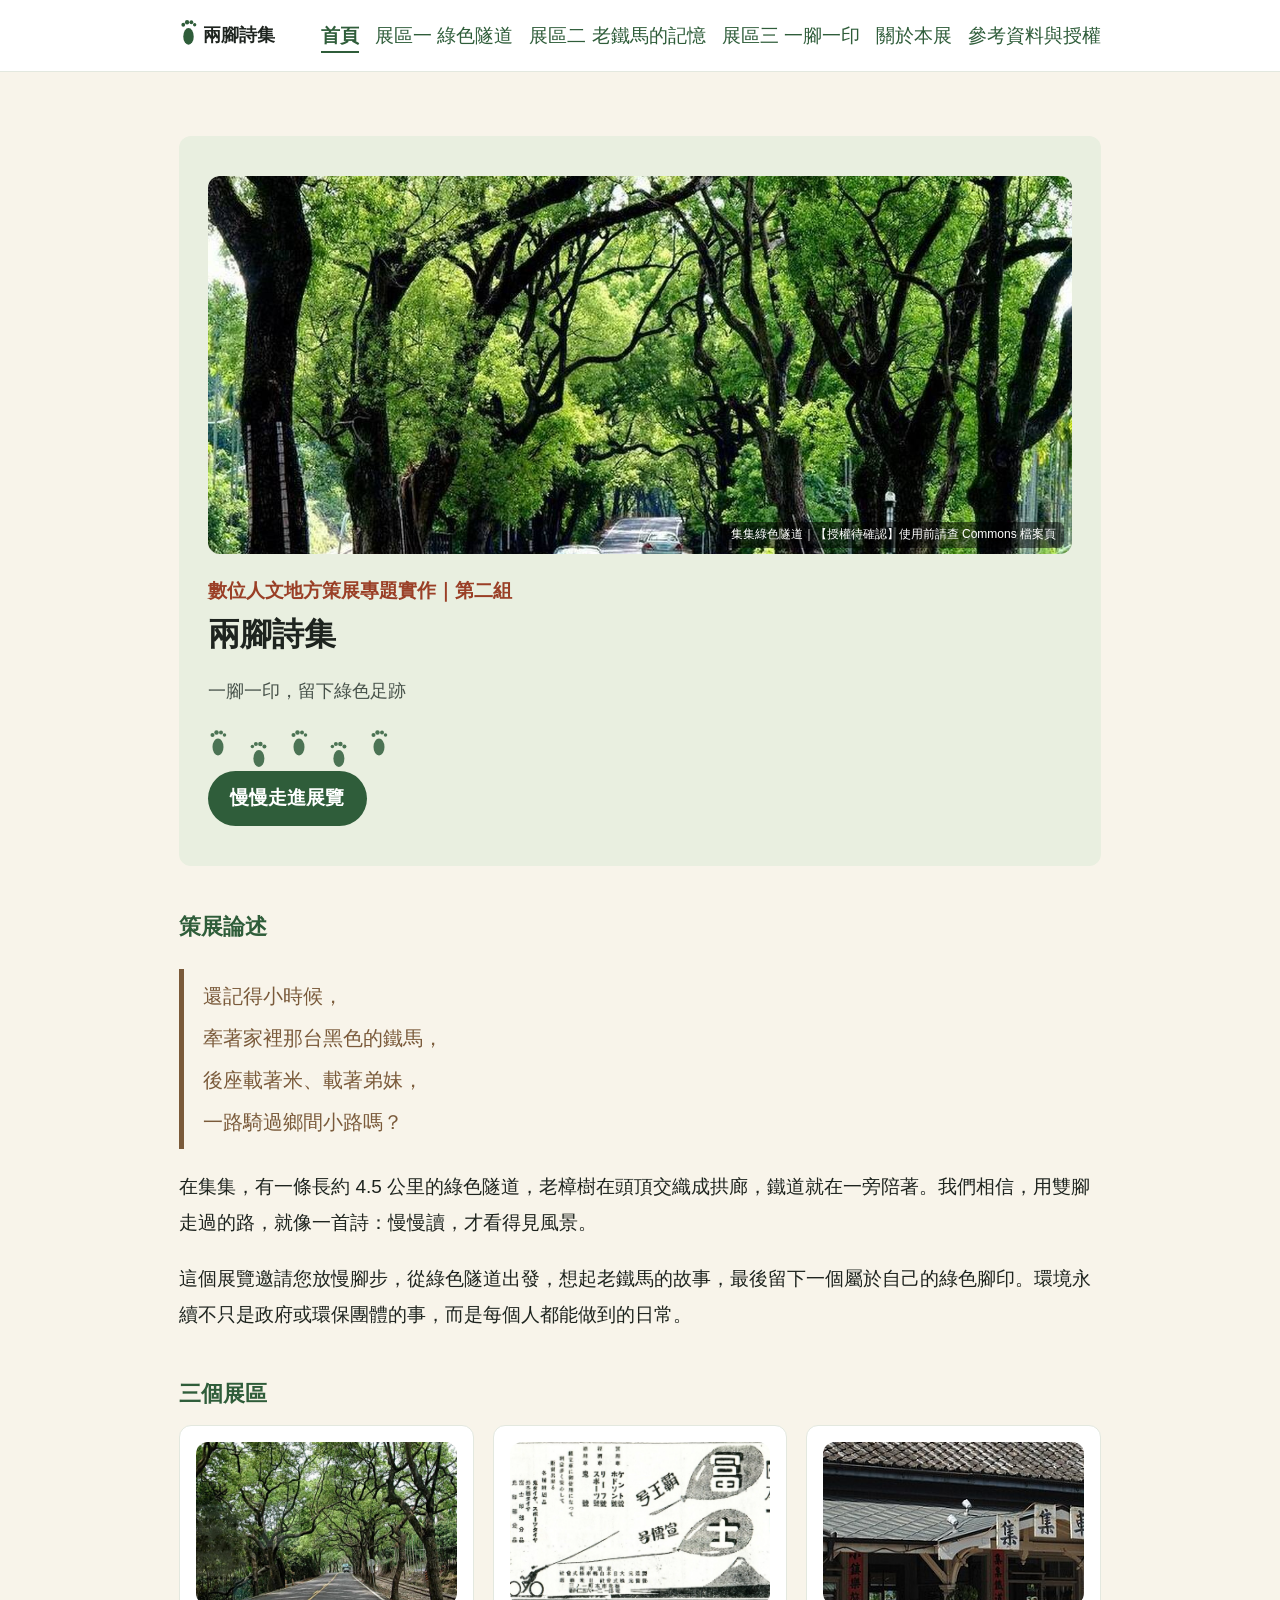
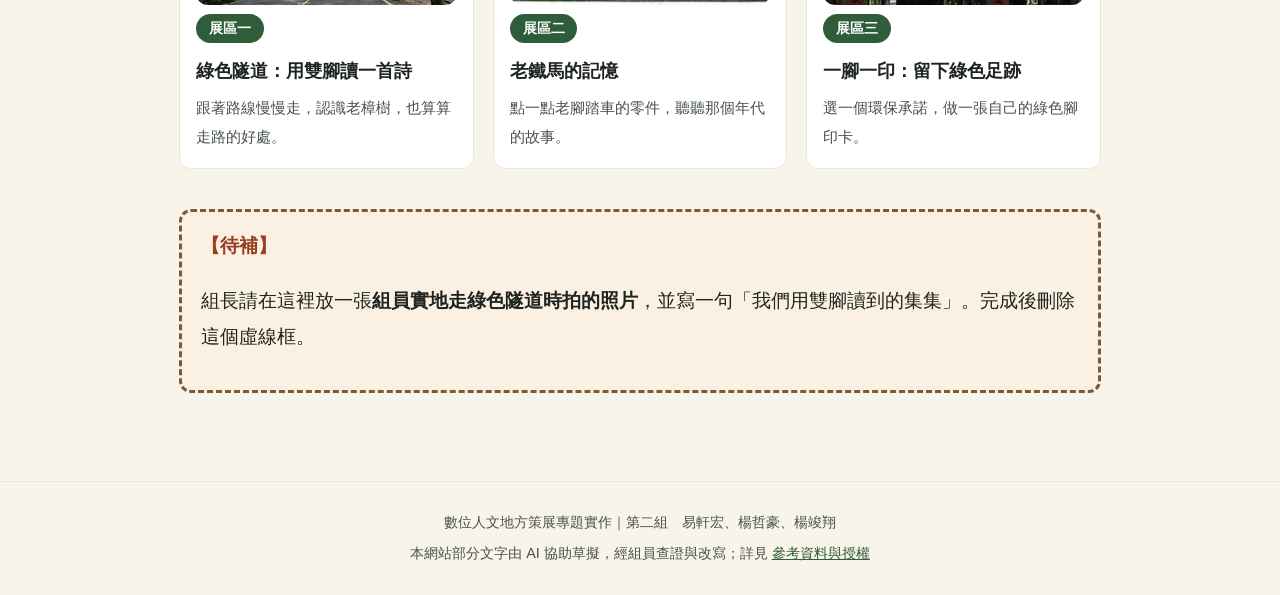
<file: index.html>
<!DOCTYPE html>
<html lang="zh-Hant-TW">
<head>
  <meta charset="UTF-8">
  <meta name="viewport" content="width=device-width, initial-scale=1">
  <title>首頁｜兩腳詩集：一腳一印，留下綠色足跡</title>
  <meta name="description" content="第二組線上策展：從集集綠色隧道與老鐵馬記憶出發，邀請中高齡朋友用雙腳實踐低碳生活。">
  <link rel="stylesheet" href="css/style.css">
</head>
<body>
  <header class="site-header">
    <nav class="nav" aria-label="主選單">
      <a class="logo" href="index.html"><span class="foot" aria-hidden="true"></span> 兩腳詩集</a>
      <ul>
        <li><a href="index.html" aria-current="page">首頁</a></li>
        <li><a href="tunnel.html">展區一 綠色隧道</a></li>
        <li><a href="bicycle.html">展區二 老鐵馬的記憶</a></li>
        <li><a href="footprint.html">展區三 一腳一印</a></li>
        <li><a href="about.html">關於本展</a></li>
        <li><a href="sources.html">參考資料與授權</a></li>
      </ul>
    </nav>
  </header>

  <main>
    <!-- 負責人：易軒宏（組長） -->
    <section class="hero">
      <div class="hero-image">
        <img src="images/green-tunnel-cropped.jpg" alt="道路兩旁老樟樹枝葉交錯，形成一條綠色拱廊">
        <span class="credit">集集綠色隧道｜【授權待確認】使用前請查 Commons 檔案頁</span>
      </div>
      <p class="eyebrow">數位人文地方策展專題實作｜第二組</p>
      <h1>兩腳詩集</h1>
      <p class="lead">一腳一印，留下綠色足跡</p>
      <div class="footsteps" aria-hidden="true"><span class="foot"></span><span class="foot"></span><span class="foot"></span><span class="foot"></span><span class="foot"></span></div>
      <a class="button" href="tunnel.html">慢慢走進展覽</a>
    </section>

    <section>
      <h2>策展論述</h2>
      <p class="poem">還記得小時候，<br>牽著家裡那台黑色的鐵馬，<br>後座載著米、載著弟妹，<br>一路騎過鄉間小路嗎？</p>
      <p>在集集，有一條長約 4.5 公里的綠色隧道，老樟樹在頭頂交織成拱廊，鐵道就在一旁陪著。我們相信，用雙腳走過的路，就像一首詩：慢慢讀，才看得見風景。</p>
      <p>這個展覽邀請您放慢腳步，從綠色隧道出發，想起老鐵馬的故事，最後留下一個屬於自己的綠色腳印。環境永續不只是政府或環保團體的事，而是每個人都能做到的日常。</p>
    </section>

    <section>
      <h2>三個展區</h2>
      <div class="cards">
        <a class="card" href="tunnel.html">
          <img src="images/green-tunnel-panoramio.jpg" alt="老樟樹夾道的道路，右側是集集線鐵軌">
          <span class="tag">展區一</span>
          <h3>綠色隧道：用雙腳讀一首詩</h3>
          <p>跟著路線慢慢走，認識老樟樹，也算算走路的好處。</p>
        </a>
        <a class="card" href="bicycle.html">
          <img src="images/fuji-bike-ad-02.jpg" alt="日治時期報紙上的富士腳踏車廣告">
          <span class="tag">展區二</span>
          <h3>老鐵馬的記憶</h3>
          <p>點一點老腳踏車的零件，聽聽那個年代的故事。</p>
        </a>
        <a class="card" href="footprint.html">
          <img src="images/jiji-station-banner.jpg" alt="集集車站檜木站房正面">
          <span class="tag">展區三</span>
          <h3>一腳一印：留下綠色足跡</h3>
          <p>選一個環保承諾，做一張自己的綠色腳印卡。</p>
        </a>
      </div>
    </section>

    <section class="todo">
      <p>組長請在這裡放一張<strong>組員實地走綠色隧道時拍的照片</strong>，並寫一句「我們用雙腳讀到的集集」。完成後刪除這個虛線框。</p>
    </section>
  </main>

  <footer class="site-footer">
    <p>數位人文地方策展專題實作｜第二組　易軒宏、楊哲豪、楊竣翔</p>
    <p>本網站部分文字由 AI 協助草擬，經組員查證與改寫；詳見 <a href="sources.html">參考資料與授權</a></p>
  </footer>

</body>
</html>
</file>
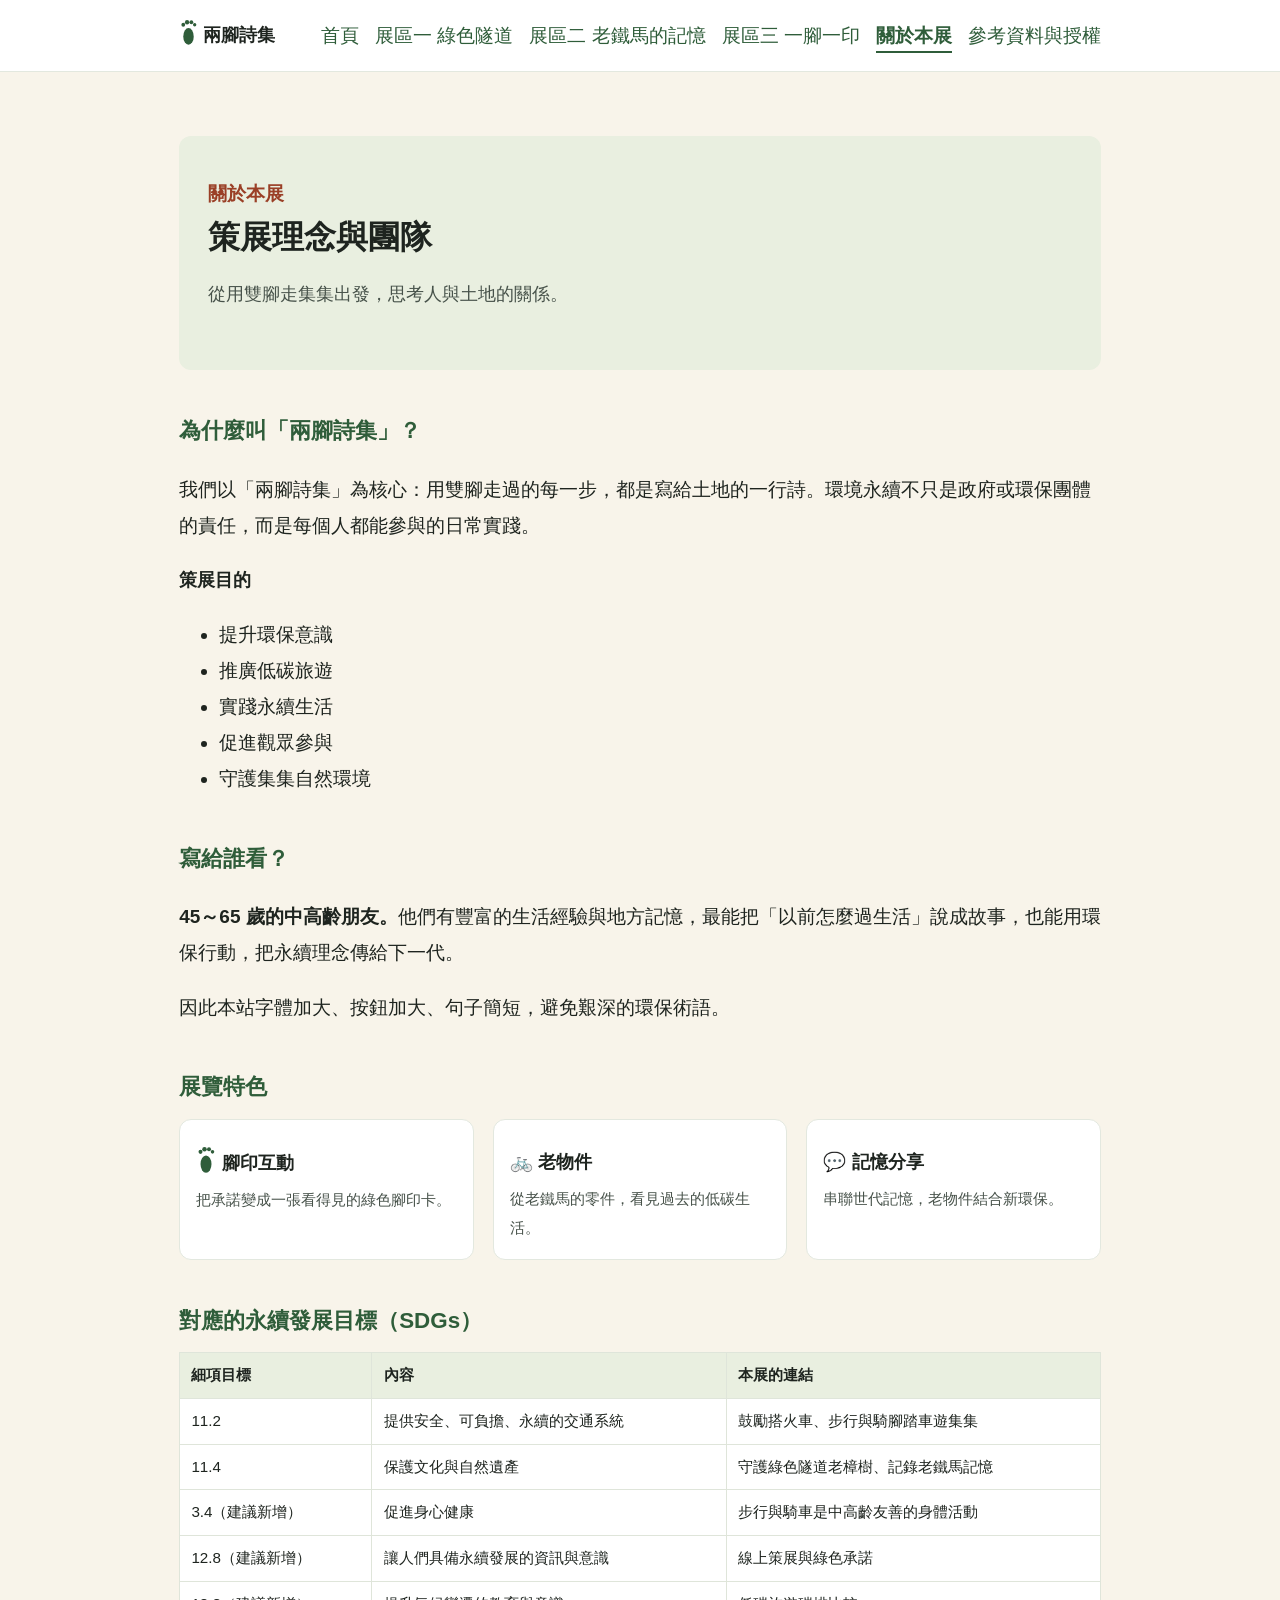
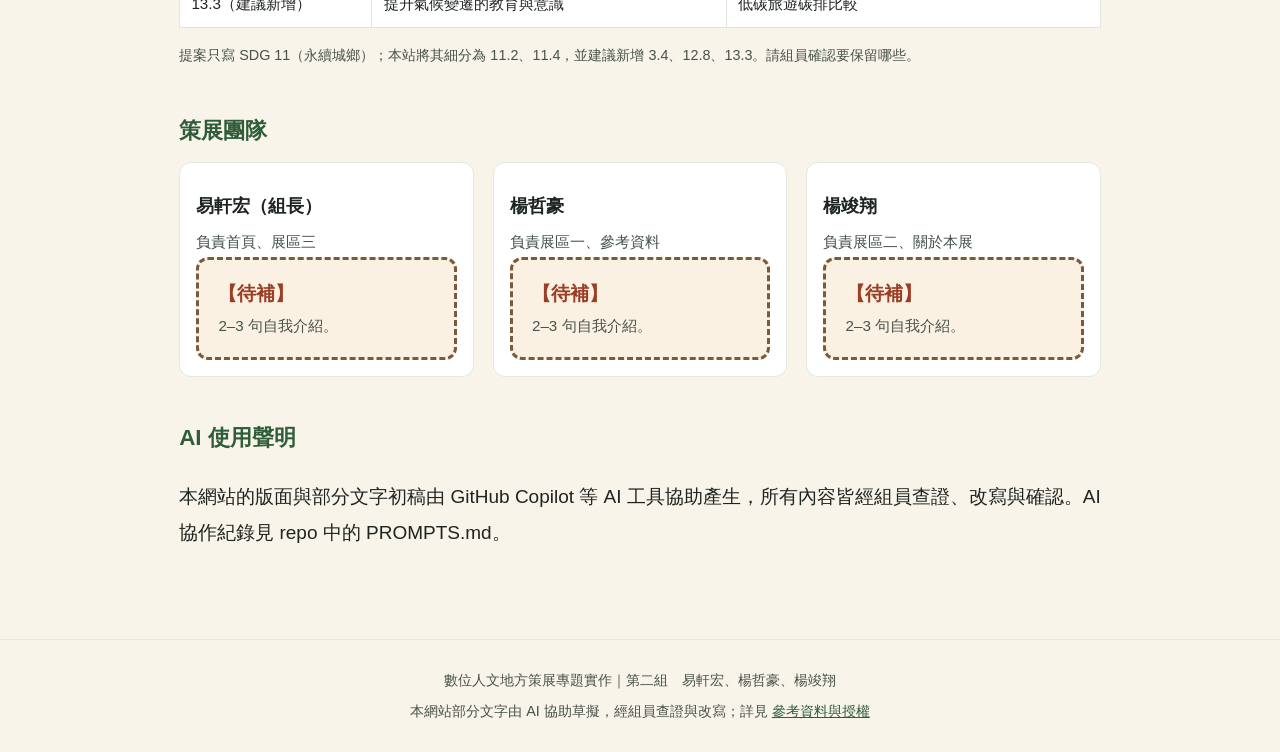
<file: about.html>
<!DOCTYPE html>
<html lang="zh-Hant-TW">
<head>
  <meta charset="UTF-8">
  <meta name="viewport" content="width=device-width, initial-scale=1">
  <title>關於本展｜兩腳詩集：一腳一印，留下綠色足跡</title>
  <meta name="description" content="第二組線上策展：從集集綠色隧道與老鐵馬記憶出發，邀請中高齡朋友用雙腳實踐低碳生活。">
  <link rel="stylesheet" href="css/style.css">
</head>
<body>
  <header class="site-header">
    <nav class="nav" aria-label="主選單">
      <a class="logo" href="index.html"><span class="foot" aria-hidden="true"></span> 兩腳詩集</a>
      <ul>
        <li><a href="index.html">首頁</a></li>
        <li><a href="tunnel.html">展區一 綠色隧道</a></li>
        <li><a href="bicycle.html">展區二 老鐵馬的記憶</a></li>
        <li><a href="footprint.html">展區三 一腳一印</a></li>
        <li><a href="about.html" aria-current="page">關於本展</a></li>
        <li><a href="sources.html">參考資料與授權</a></li>
      </ul>
    </nav>
  </header>

  <main>
    <!-- 負責人：楊竣翔 -->
    <section class="hero">
      <p class="eyebrow">關於本展</p>
      <h1>策展理念與團隊</h1>
      <p class="lead">從用雙腳走集集出發，思考人與土地的關係。</p>
    </section>

    <section>
      <h2>為什麼叫「兩腳詩集」？</h2>
      <p>我們以「兩腳詩集」為核心：用雙腳走過的每一步，都是寫給土地的一行詩。環境永續不只是政府或環保團體的責任，而是每個人都能參與的日常實踐。</p>
      <h3>策展目的</h3>
      <ul>
        <li>提升環保意識</li><li>推廣低碳旅遊</li><li>實踐永續生活</li><li>促進觀眾參與</li><li>守護集集自然環境</li>
      </ul>
    </section>

    <section>
      <h2>寫給誰看？</h2>
      <p><strong>45～65 歲的中高齡朋友。</strong>他們有豐富的生活經驗與地方記憶，最能把「以前怎麼過生活」說成故事，也能用環保行動，把永續理念傳給下一代。</p>
      <p>因此本站字體加大、按鈕加大、句子簡短，避免艱深的環保術語。</p>
    </section>

    <section>
      <h2>展覽特色</h2>
      <div class="cards">
        <div class="card"><h3><span class="foot" aria-hidden="true"></span> 腳印互動</h3><p>把承諾變成一張看得見的綠色腳印卡。</p></div>
        <div class="card"><h3>🚲 老物件</h3><p>從老鐵馬的零件，看見過去的低碳生活。</p></div>
        <div class="card"><h3>💬 記憶分享</h3><p>串聯世代記憶，老物件結合新環保。</p></div>
      </div>
    </section>

    <section>
      <h2>對應的永續發展目標（SDGs）</h2>
      <table>
        <thead><tr><th>細項目標</th><th>內容</th><th>本展的連結</th></tr></thead>
        <tbody>
          <tr><td>11.2</td><td>提供安全、可負擔、永續的交通系統</td><td>鼓勵搭火車、步行與騎腳踏車遊集集</td></tr>
          <tr><td>11.4</td><td>保護文化與自然遺產</td><td>守護綠色隧道老樟樹、記錄老鐵馬記憶</td></tr>
          <tr><td>3.4（建議新增）</td><td>促進身心健康</td><td>步行與騎車是中高齡友善的身體活動</td></tr>
          <tr><td>12.8（建議新增）</td><td>讓人們具備永續發展的資訊與意識</td><td>線上策展與綠色承諾</td></tr>
          <tr><td>13.3（建議新增）</td><td>提升氣候變遷的教育與意識</td><td>低碳旅遊碳排比較</td></tr>
        </tbody>
      </table>
      <p class="note">提案只寫 SDG 11（永續城鄉）；本站將其細分為 11.2、11.4，並建議新增 3.4、12.8、13.3。請組員確認要保留哪些。</p>
    </section>

    <section>
      <h2>策展團隊</h2>
      <div class="cards">
        <div class="card"><h3>易軒宏（組長）</h3><p>負責首頁、展區三</p><div class="todo"><p>2–3 句自我介紹。</p></div></div>
        <div class="card"><h3>楊哲豪</h3><p>負責展區一、參考資料</p><div class="todo"><p>2–3 句自我介紹。</p></div></div>
        <div class="card"><h3>楊竣翔</h3><p>負責展區二、關於本展</p><div class="todo"><p>2–3 句自我介紹。</p></div></div>
      </div>
    </section>

    <section>
      <h2>AI 使用聲明</h2>
      <p>本網站的版面與部分文字初稿由 GitHub Copilot 等 AI 工具協助產生，所有內容皆經組員查證、改寫與確認。AI 協作紀錄見 repo 中的 PROMPTS.md。</p>
    </section>
  </main>

  <footer class="site-footer">
    <p>數位人文地方策展專題實作｜第二組　易軒宏、楊哲豪、楊竣翔</p>
    <p>本網站部分文字由 AI 協助草擬，經組員查證與改寫；詳見 <a href="sources.html">參考資料與授權</a></p>
  </footer>

</body>
</html>
</file>
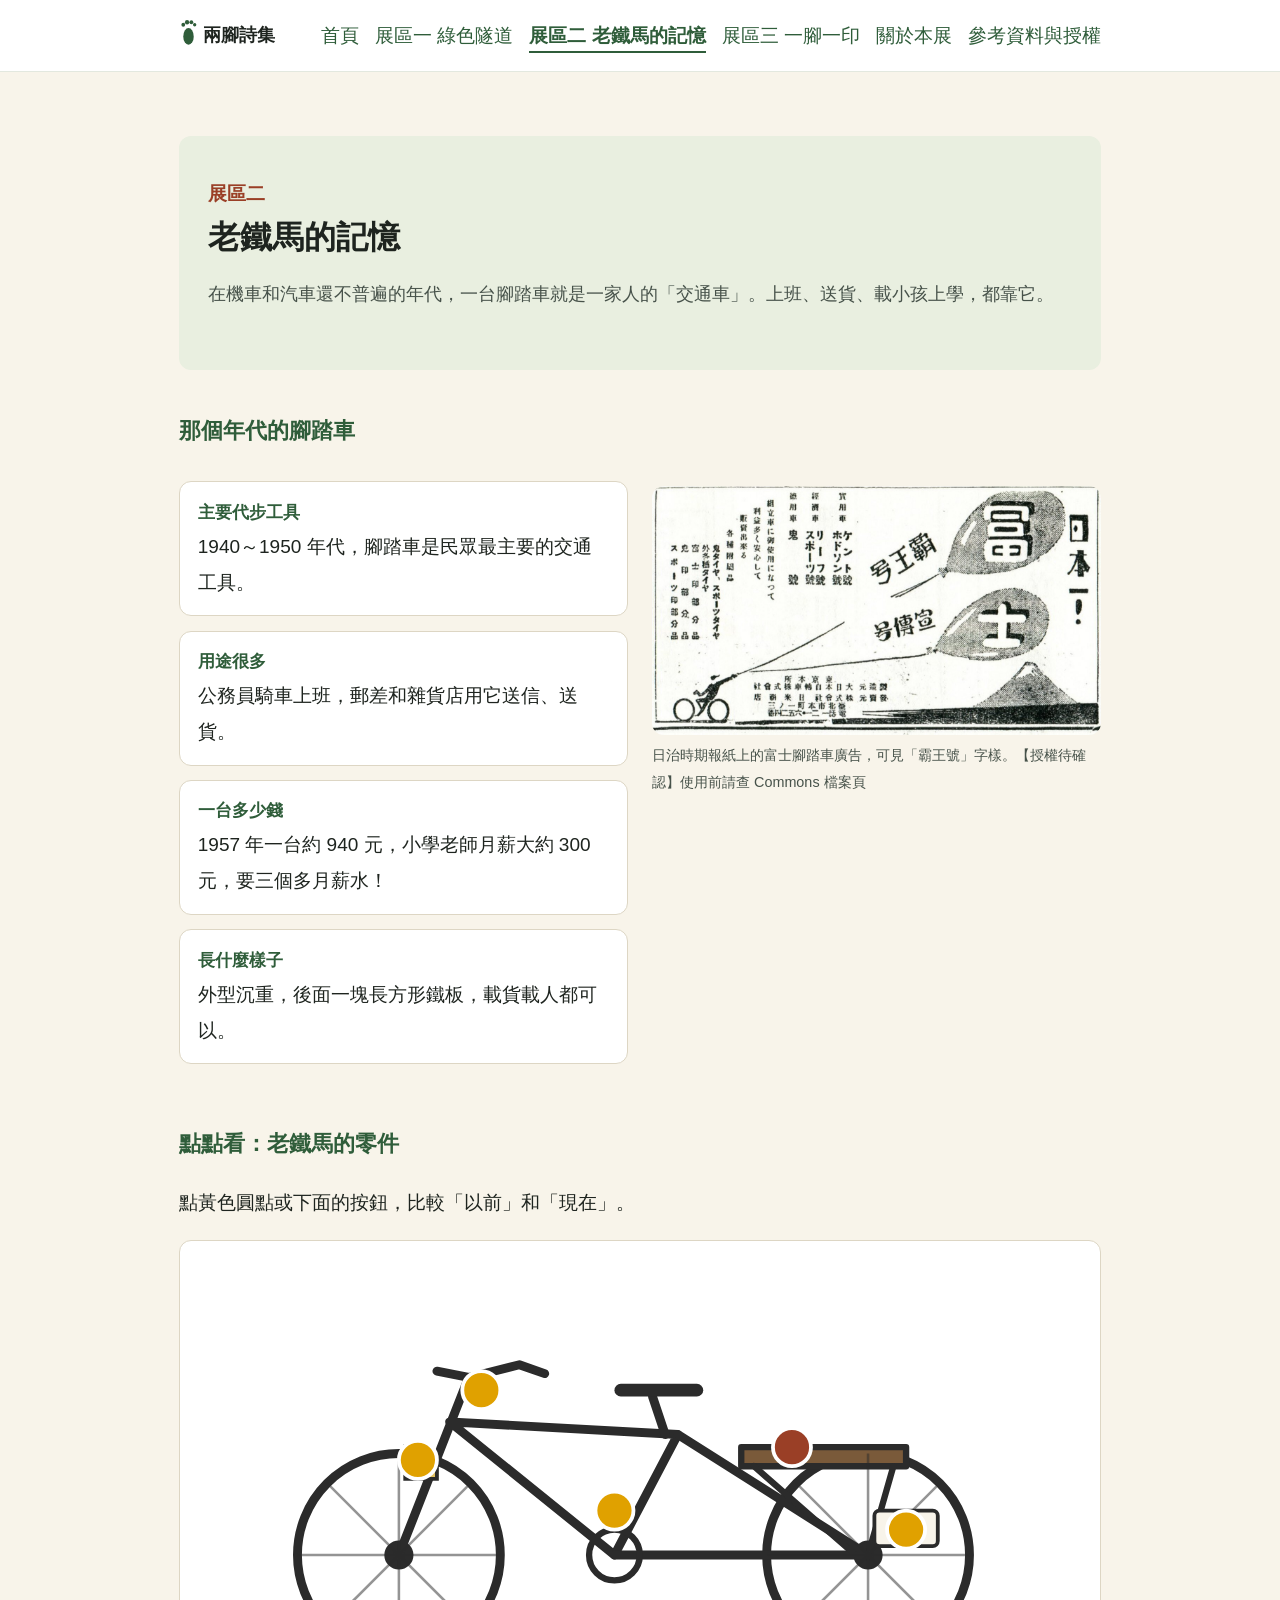
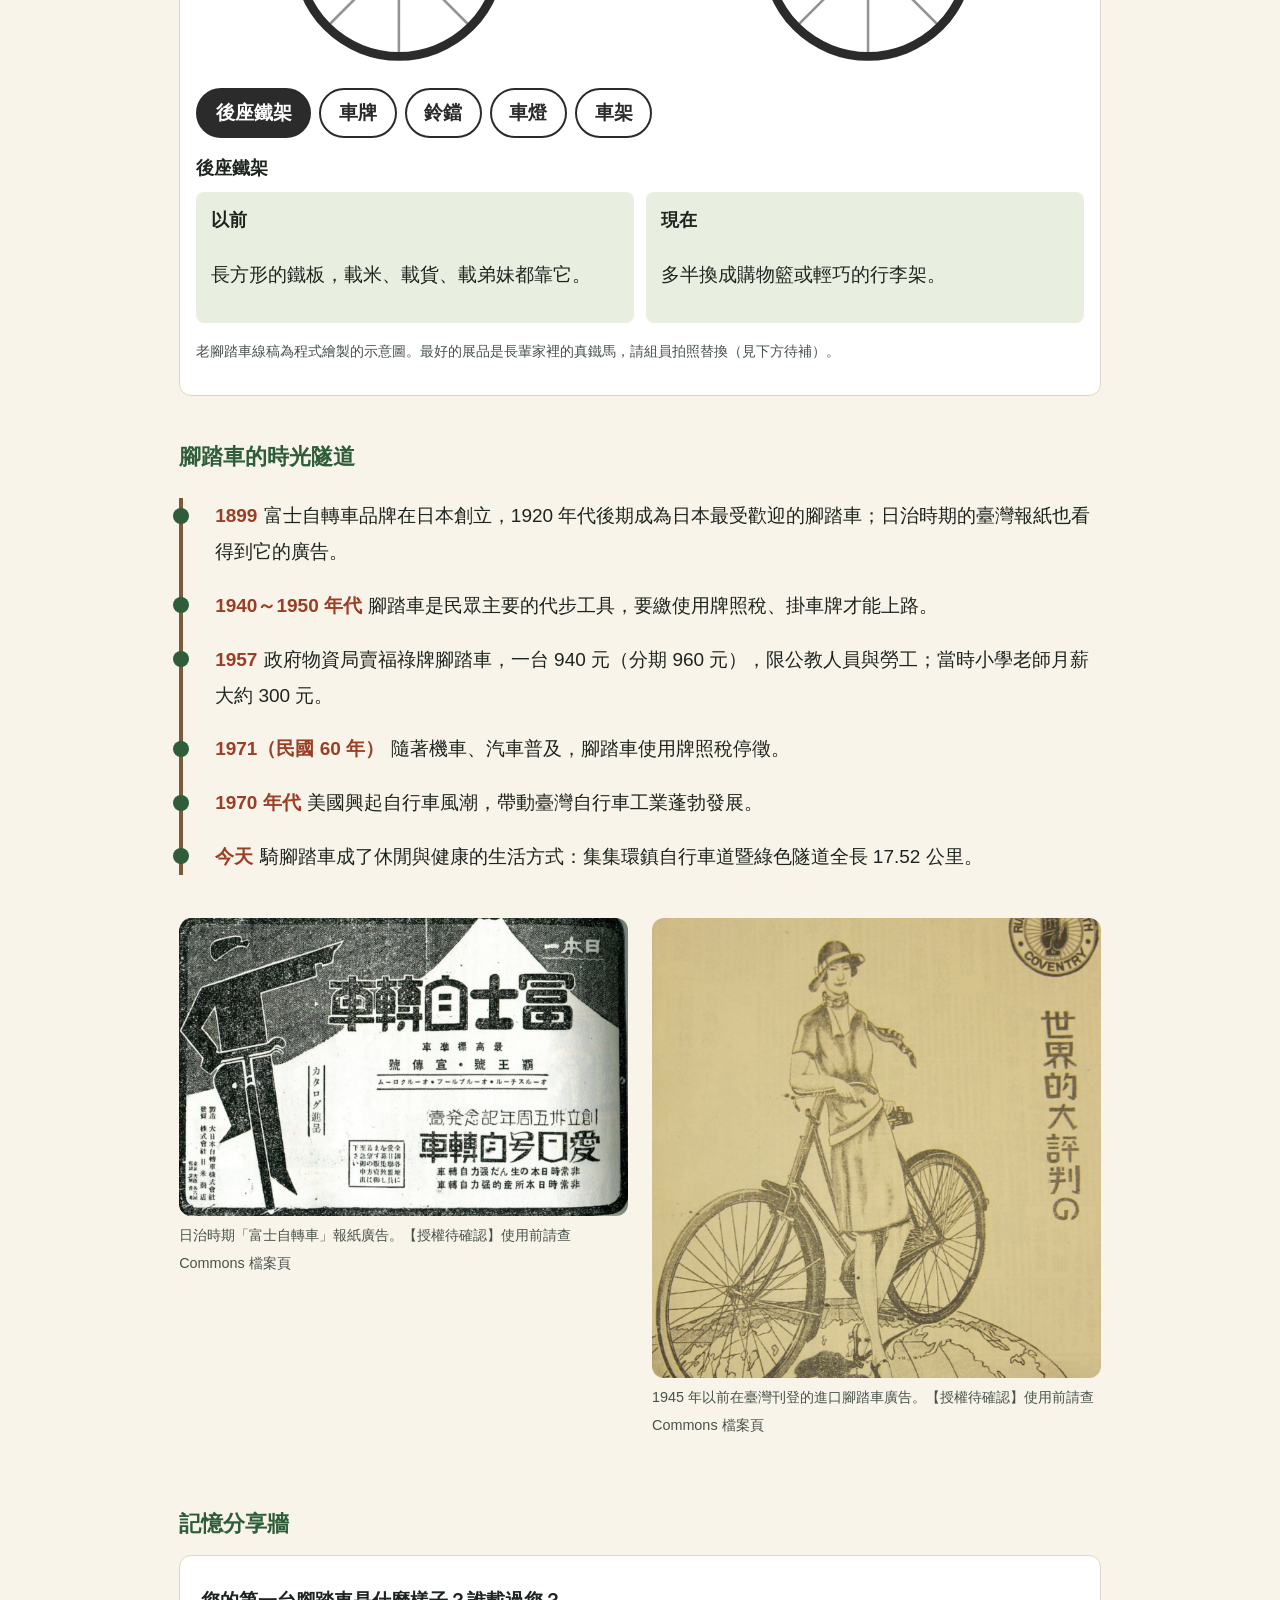
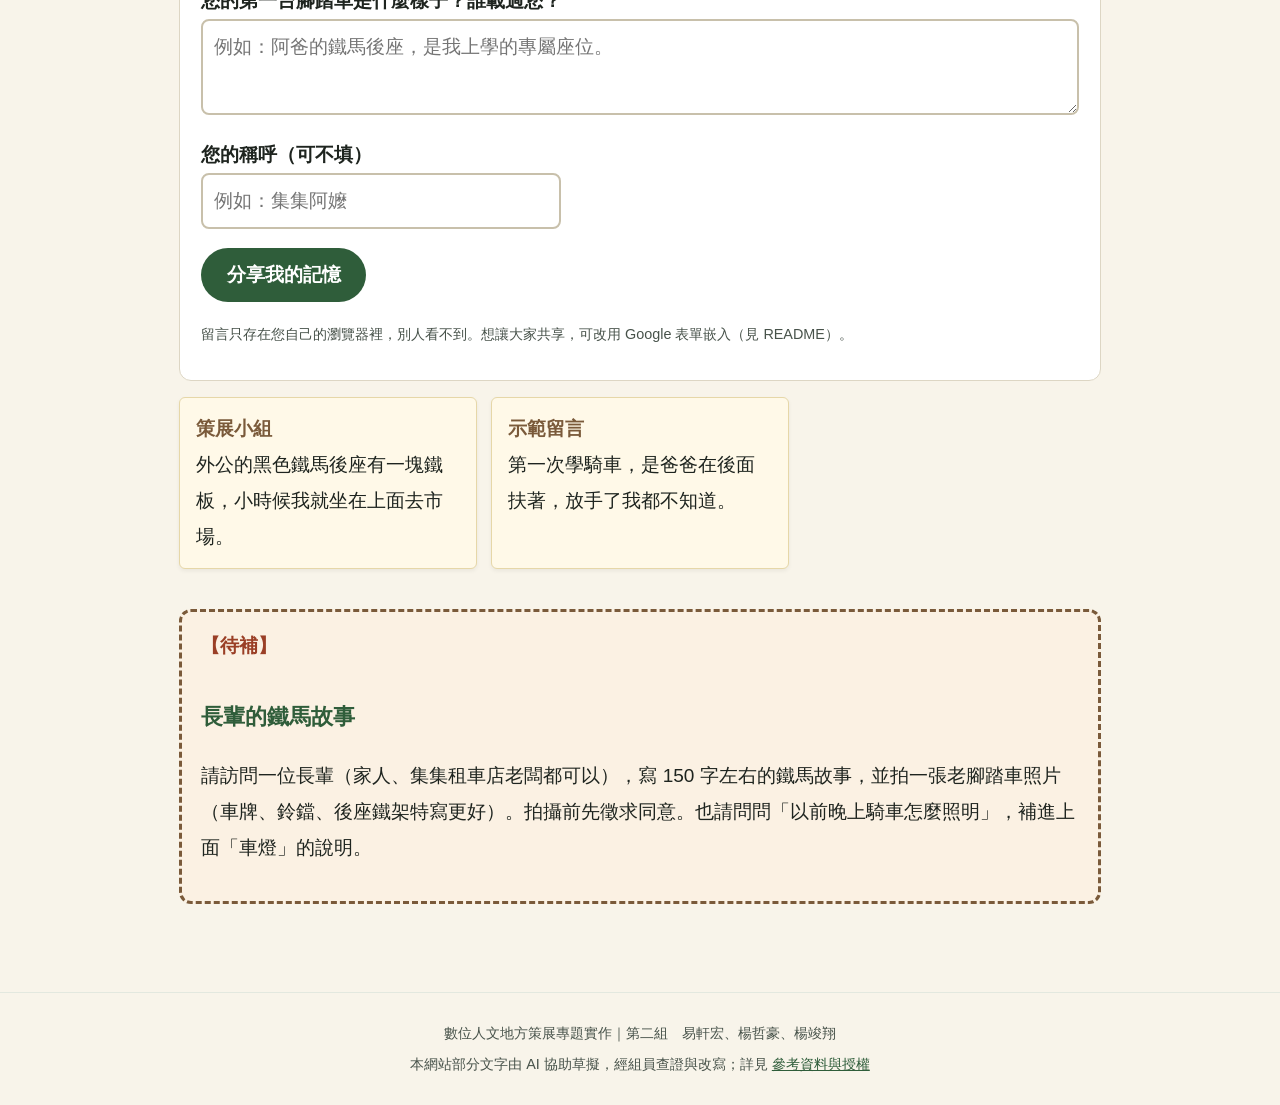
<file: bicycle.html>
<!DOCTYPE html>
<html lang="zh-Hant-TW">
<head>
  <meta charset="UTF-8">
  <meta name="viewport" content="width=device-width, initial-scale=1">
  <title>展區二 老鐵馬的記憶｜兩腳詩集：一腳一印，留下綠色足跡</title>
  <meta name="description" content="第二組線上策展：從集集綠色隧道與老鐵馬記憶出發，邀請中高齡朋友用雙腳實踐低碳生活。">
  <link rel="stylesheet" href="css/style.css">
</head>
<body>
  <header class="site-header">
    <nav class="nav" aria-label="主選單">
      <a class="logo" href="index.html"><span class="foot" aria-hidden="true"></span> 兩腳詩集</a>
      <ul>
        <li><a href="index.html">首頁</a></li>
        <li><a href="tunnel.html">展區一 綠色隧道</a></li>
        <li><a href="bicycle.html" aria-current="page">展區二 老鐵馬的記憶</a></li>
        <li><a href="footprint.html">展區三 一腳一印</a></li>
        <li><a href="about.html">關於本展</a></li>
        <li><a href="sources.html">參考資料與授權</a></li>
      </ul>
    </nav>
  </header>

  <main>
    <!-- 負責人：楊竣翔 -->
    <section class="hero">
      <p class="eyebrow">展區二</p>
      <h1>老鐵馬的記憶</h1>
      <p class="lead">在機車和汽車還不普遍的年代，一台腳踏車就是一家人的「交通車」。上班、送貨、載小孩上學，都靠它。</p>
    </section>

    <section>
      <h2>那個年代的腳踏車</h2>
      <div class="split">
        <ul class="facts">
          <li><strong>主要代步工具</strong>1940～1950 年代，腳踏車是民眾最主要的交通工具。</li>
          <li><strong>用途很多</strong>公務員騎車上班，郵差和雜貨店用它送信、送貨。</li>
          <li><strong>一台多少錢</strong>1957 年一台約 940 元，小學老師月薪大約 300 元，要三個多月薪水！</li>
          <li><strong>長什麼樣子</strong>外型沉重，後面一塊長方形鐵板，載貨載人都可以。</li>
        </ul>
      <figure>
        <img src="images/fuji-bike-ad-02.jpg" alt="報紙廣告上有「富士」兩個大氣球與「霸王號」字樣" loading="lazy">
        <figcaption>日治時期報紙上的富士腳踏車廣告，可見「霸王號」字樣。【授權待確認】使用前請查 Commons 檔案頁</figcaption>
      </figure>
      </div>
    </section>

    <section>
      <h2>點點看：老鐵馬的零件</h2>
      <p>點黃色圓點或下面的按鈕，比較「以前」和「現在」。</p>
      <div class="bike-wrap">
        <svg viewBox="0 0 700 330" role="group" aria-label="老腳踏車線稿（程式繪製）">
          <g fill="none" stroke="#2b2b2b" stroke-width="7" stroke-linecap="round" stroke-linejoin="round">
            <circle cx="160" cy="235" r="80"/><circle cx="160" cy="235" r="8" fill="#2b2b2b"/>
            <circle cx="530" cy="235" r="80"/><circle cx="530" cy="235" r="8" fill="#2b2b2b"/>
            <path d="M160 235 L215 95"/>
            <path d="M200 130 L380 140 L330 235 Z"/>
            <path d="M380 140 L530 235 L330 235"/>
            <path d="M370 140 L360 110"/><path d="M335 105 L395 105" stroke-width="10"/>
            <path d="M215 95 L190 90 M215 95 L255 85 L275 92"/>
            <path d="M430 150 L560 150 L560 165 L430 165 Z" fill="#7a5a3a" stroke-width="5"/>
            <path d="M440 165 L520 235 M550 165 L530 235" stroke-width="5"/>
            <circle cx="330" cy="235" r="20" stroke-width="5"/>
          </g>
          <g stroke="#2b2b2b" stroke-width="2" fill="none" opacity="0.5">
            <path d="M160 155 V315 M80 235 H240 M103 178 L217 292 M217 178 L103 292"/>
            <path d="M530 155 V315 M450 235 H610 M473 178 L587 292 M587 178 L473 292"/>
          </g>
          <rect x="535" y="200" width="50" height="28" rx="4" fill="#f8f4ea" stroke="#2b2b2b" stroke-width="3"/>
          <text x="560" y="220" font-size="14" text-anchor="middle" fill="#2b2b2b">車牌</text>
          <circle cx="225" cy="105" r="9" fill="#c9a227"/>
          <path d="M165 150 L190 160 L190 175 L165 175 Z" fill="#e0c060" stroke="#2b2b2b" stroke-width="3"/>
            <g class="hotspot" data-part="rack" tabindex="0" role="button" aria-label="後座鐵架"><circle cx="470" cy="150" r="15"/></g>
            <g class="hotspot" data-part="plate" tabindex="0" role="button" aria-label="車牌"><circle cx="560" cy="215" r="15"/></g>
            <g class="hotspot" data-part="bell" tabindex="0" role="button" aria-label="鈴鐺"><circle cx="225" cy="105" r="15"/></g>
            <g class="hotspot" data-part="lamp" tabindex="0" role="button" aria-label="車燈"><circle cx="175" cy="160" r="15"/></g>
            <g class="hotspot" data-part="frame" tabindex="0" role="button" aria-label="車架"><circle cx="330" cy="200" r="15"/></g>
        </svg>
        <div class="parts" role="group" aria-label="選擇零件">
          <button class="part-btn" type="button" aria-pressed="false" data-part="rack">後座鐵架</button>
          <button class="part-btn" type="button" aria-pressed="false" data-part="plate">車牌</button>
          <button class="part-btn" type="button" aria-pressed="false" data-part="bell">鈴鐺</button>
          <button class="part-btn" type="button" aria-pressed="false" data-part="lamp">車燈</button>
          <button class="part-btn" type="button" aria-pressed="false" data-part="frame">車架</button>
        </div>
        <h3 id="part-title" aria-live="polite"></h3>
        <div class="part-info">
          <div><h3>以前</h3><p id="part-old"></p></div>
          <div><h3>現在</h3><p id="part-now"></p></div>
        </div>
        <p class="note">老腳踏車線稿為程式繪製的示意圖。最好的展品是長輩家裡的真鐵馬，請組員拍照替換（見下方待補）。</p>
      </div>
      <span id="part-rack" hidden data-name="後座鐵架" data-old="長方形的鐵板，載米、載貨、載弟妹都靠它。" data-now="多半換成購物籃或輕巧的行李架。"></span>
      <span id="part-plate" hidden data-name="車牌" data-old="1940～1950 年代，騎腳踏車要繳「使用牌照稅」、掛車牌才能上路；民國 60 年停徵。" data-now="腳踏車不用掛牌，也不用繳牌照稅。"></span>
      <span id="part-bell" hidden data-name="鈴鐺" data-old="「叮鈴叮鈴」，提醒路上的行人。" data-now="鈴鐺仍是腳踏車的好幫手。"></span>
      <span id="part-lamp" hidden data-name="車燈" data-old="【待補】請訪問長輩：以前晚上騎車怎麼照明？" data-now="多半是充電式 LED 車燈。"></span>
      <span id="part-frame" hidden data-name="車架" data-old="黑色鋼製車架，外型沉重，而且只有「大人尺寸」。" data-now="有輕巧的鋁合金、碳纖維，大人小孩都有合適的尺寸。"></span>
    </section>

    <section>
      <h2>腳踏車的時光隧道</h2>
      <ol class="timeline">
        <li><span class="year">1899</span>富士自轉車品牌在日本創立，1920 年代後期成為日本最受歡迎的腳踏車；日治時期的臺灣報紙也看得到它的廣告。</li>
        <li><span class="year">1940～1950 年代</span>腳踏車是民眾主要的代步工具，要繳使用牌照稅、掛車牌才能上路。</li>
        <li><span class="year">1957</span>政府物資局賣福祿牌腳踏車，一台 940 元（分期 960 元），限公教人員與勞工；當時小學老師月薪大約 300 元。</li>
        <li><span class="year">1971（民國 60 年）</span>隨著機車、汽車普及，腳踏車使用牌照稅停徵。</li>
        <li><span class="year">1970 年代</span>美國興起自行車風潮，帶動臺灣自行車工業蓬勃發展。</li>
        <li><span class="year">今天</span>騎腳踏車成了休閒與健康的生活方式：集集環鎮自行車道暨綠色隧道全長 17.52 公里。</li>
      </ol>
      <div class="split">
      <figure>
        <img src="images/fuji-bike-ad-01.jpg" alt="黑白報紙廣告，大字寫著「富士自轉車」" loading="lazy">
        <figcaption>日治時期「富士自轉車」報紙廣告。【授權待確認】使用前請查 Commons 檔案頁</figcaption>
      </figure>
      <figure>
        <img src="images/rudge-bike-ad.jpg" alt="穿洋裝戴帽的女子扶著腳踏車站在地球上的插畫廣告" loading="lazy">
        <figcaption>1945 年以前在臺灣刊登的進口腳踏車廣告。【授權待確認】使用前請查 Commons 檔案頁</figcaption>
      </figure>
      </div>
    </section>

    <section>
      <h2>記憶分享牆</h2>
      <form class="panel" id="memory-form">
        <label for="memory-text">您的第一台腳踏車是什麼樣子？誰載過您？</label>
        <textarea id="memory-text" maxlength="120" placeholder="例如：阿爸的鐵馬後座，是我上學的專屬座位。"></textarea>
        <label for="memory-name">您的稱呼（可不填）</label>
        <input id="memory-name" type="text" maxlength="20" placeholder="例如：集集阿嬤">
        <p><button class="btn" type="submit">分享我的記憶</button> <span id="memory-msg" aria-live="polite"></span></p>
        <p class="note">留言只存在您自己的瀏覽器裡，別人看不到。想讓大家共享，可改用 Google 表單嵌入（見 README）。</p>
      </form>
      <ul class="wall" id="memory-wall" aria-label="記憶分享牆"></ul>
    </section>

    <section class="todo">
      <h2>長輩的鐵馬故事</h2>
      <p>請訪問一位長輩（家人、集集租車店老闆都可以），寫 150 字左右的鐵馬故事，並拍一張老腳踏車照片（車牌、鈴鐺、後座鐵架特寫更好）。拍攝前先徵求同意。也請問問「以前晚上騎車怎麼照明」，補進上面「車燈」的說明。</p>
    </section>
  </main>

  <footer class="site-footer">
    <p>數位人文地方策展專題實作｜第二組　易軒宏、楊哲豪、楊竣翔</p>
    <p>本網站部分文字由 AI 協助草擬，經組員查證與改寫；詳見 <a href="sources.html">參考資料與授權</a></p>
  </footer>
  <script src="js/main.js"></script>
</body>
</html>
</file>
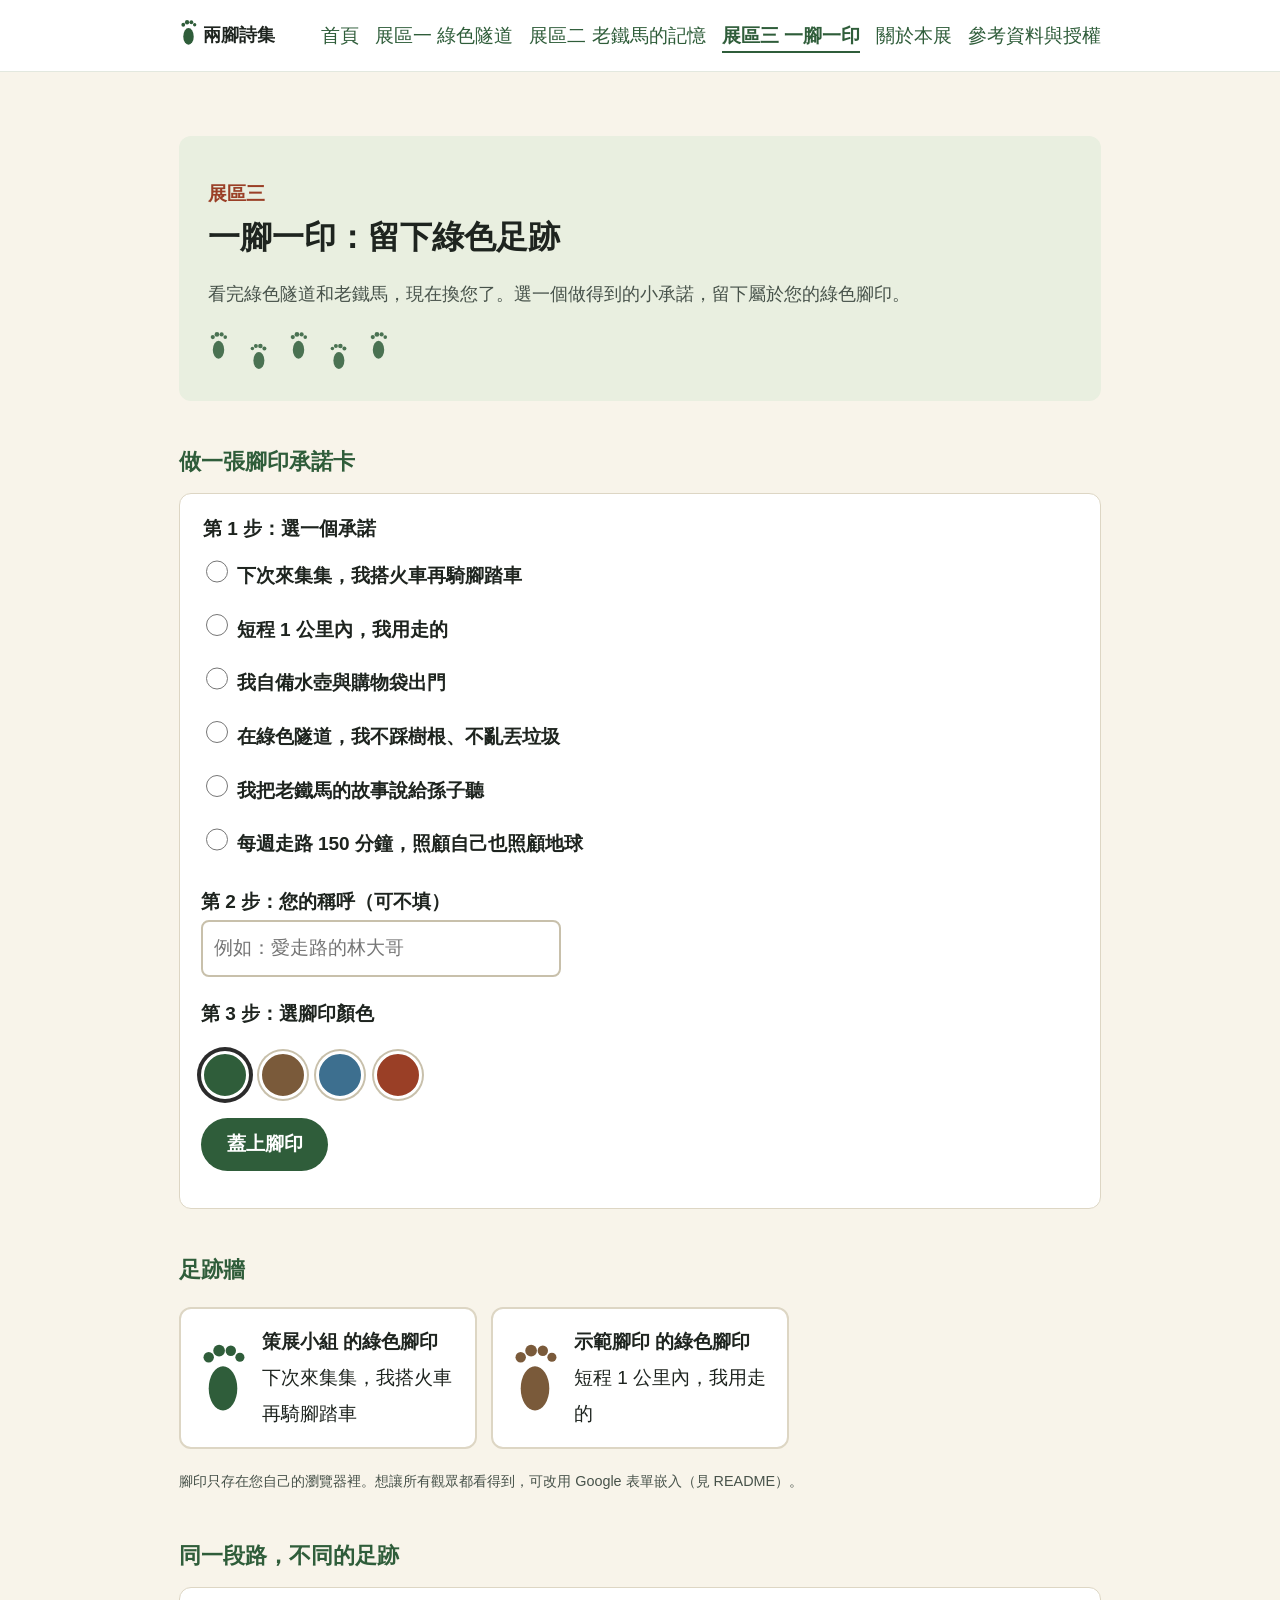
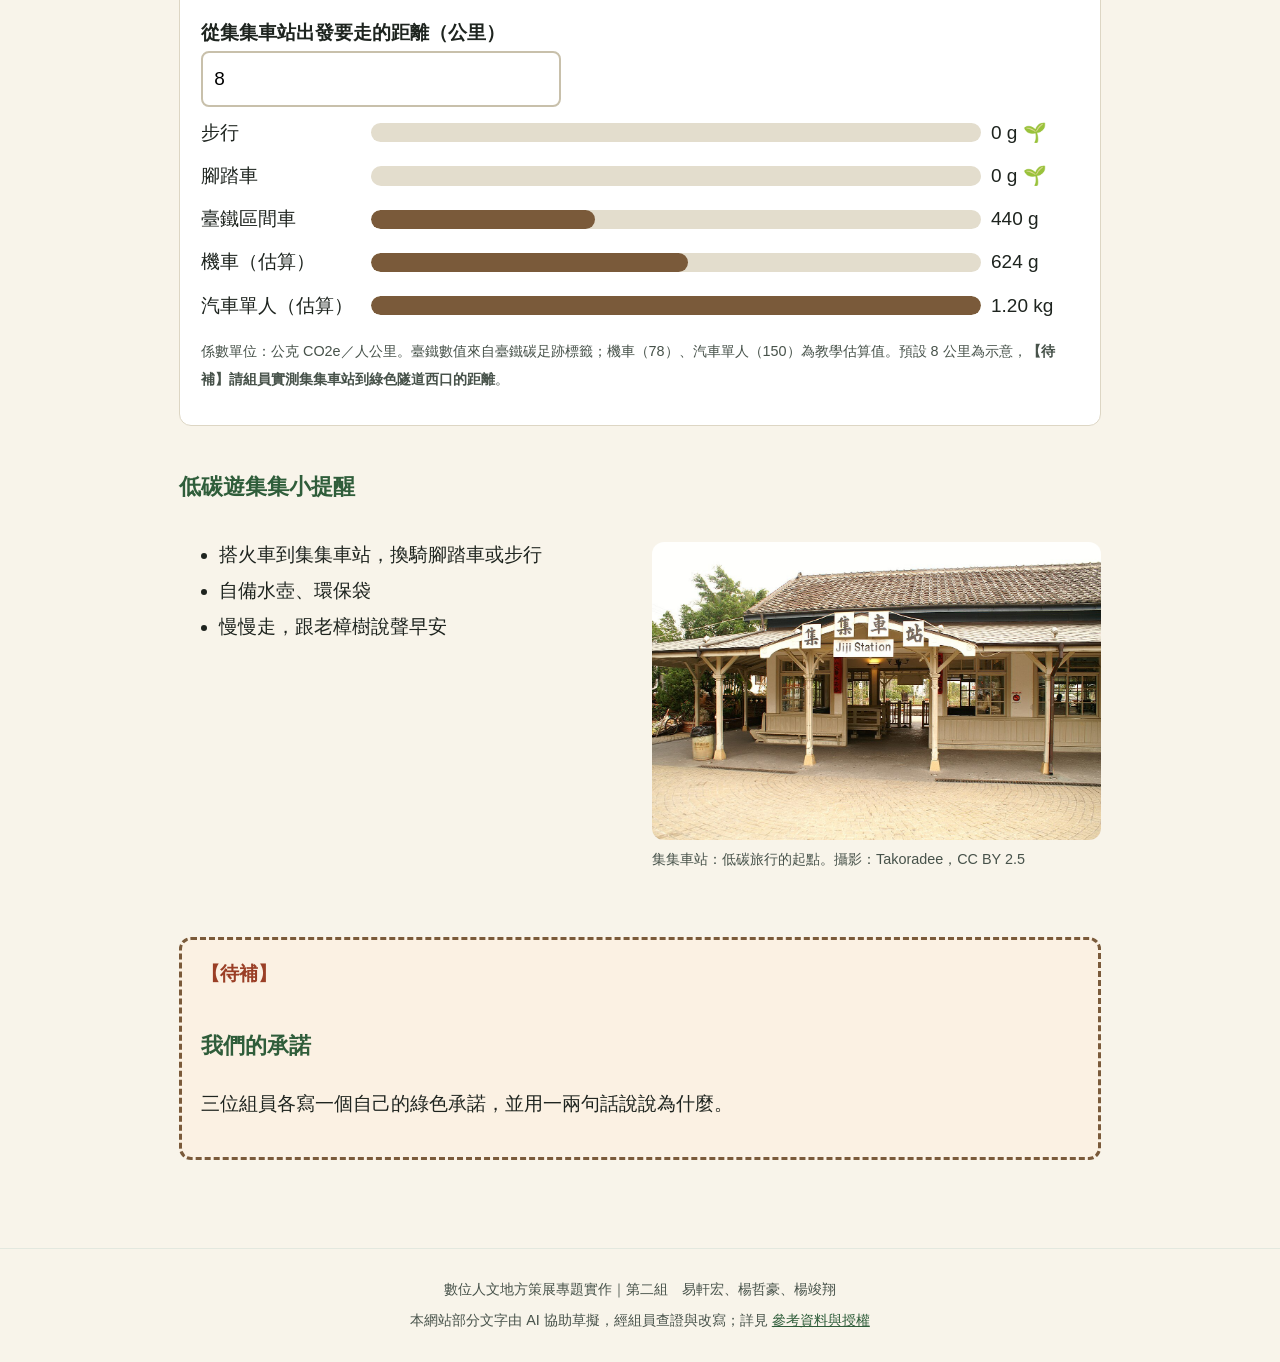
<file: footprint.html>
<!DOCTYPE html>
<html lang="zh-Hant-TW">
<head>
  <meta charset="UTF-8">
  <meta name="viewport" content="width=device-width, initial-scale=1">
  <title>展區三 一腳一印｜兩腳詩集：一腳一印，留下綠色足跡</title>
  <meta name="description" content="第二組線上策展：從集集綠色隧道與老鐵馬記憶出發，邀請中高齡朋友用雙腳實踐低碳生活。">
  <link rel="stylesheet" href="css/style.css">
</head>
<body>
  <header class="site-header">
    <nav class="nav" aria-label="主選單">
      <a class="logo" href="index.html"><span class="foot" aria-hidden="true"></span> 兩腳詩集</a>
      <ul>
        <li><a href="index.html">首頁</a></li>
        <li><a href="tunnel.html">展區一 綠色隧道</a></li>
        <li><a href="bicycle.html">展區二 老鐵馬的記憶</a></li>
        <li><a href="footprint.html" aria-current="page">展區三 一腳一印</a></li>
        <li><a href="about.html">關於本展</a></li>
        <li><a href="sources.html">參考資料與授權</a></li>
      </ul>
    </nav>
  </header>

  <main>
    <!-- 負責人：易軒宏 -->
    <section class="hero">
      <p class="eyebrow">展區三</p>
      <h1>一腳一印：留下綠色足跡</h1>
      <p class="lead">看完綠色隧道和老鐵馬，現在換您了。選一個做得到的小承諾，留下屬於您的綠色腳印。</p>
      <div class="footsteps" aria-hidden="true"><span class="foot"></span><span class="foot"></span><span class="foot"></span><span class="foot"></span><span class="foot"></span></div>
    </section>

    <section class="print-area">
      <h2>做一張腳印承諾卡</h2>
      <form class="panel no-print" id="foot-form">
        <fieldset style="border:0;padding:0;margin:0">
          <legend><strong>第 1 步：選一個承諾</strong></legend>
          <label class="pledge-option"><input type="radio" name="pledge" value="下次來集集，我搭火車再騎腳踏車"> 下次來集集，我搭火車再騎腳踏車</label>
          <label class="pledge-option"><input type="radio" name="pledge" value="短程 1 公里內，我用走的"> 短程 1 公里內，我用走的</label>
          <label class="pledge-option"><input type="radio" name="pledge" value="我自備水壺與購物袋出門"> 我自備水壺與購物袋出門</label>
          <label class="pledge-option"><input type="radio" name="pledge" value="在綠色隧道，我不踩樹根、不亂丟垃圾"> 在綠色隧道，我不踩樹根、不亂丟垃圾</label>
          <label class="pledge-option"><input type="radio" name="pledge" value="我把老鐵馬的故事說給孫子聽"> 我把老鐵馬的故事說給孫子聽</label>
          <label class="pledge-option"><input type="radio" name="pledge" value="每週走路 150 分鐘，照顧自己也照顧地球"> 每週走路 150 分鐘，照顧自己也照顧地球</label>
        </fieldset>
        <label for="foot-name">第 2 步：您的稱呼（可不填）</label>
        <input id="foot-name" type="text" maxlength="20" placeholder="例如：愛走路的林大哥">
        <p><strong>第 3 步：選腳印顏色</strong></p>
        <div class="colors" role="group" aria-label="腳印顏色">
          <button class="color-btn" type="button" style="background:#2f5d3a" data-color="#2f5d3a" aria-label="樟樹綠" aria-pressed="true"></button>
          <button class="color-btn" type="button" style="background:#7a5a3a" data-color="#7a5a3a" aria-label="木頭棕" aria-pressed="false"></button>
          <button class="color-btn" type="button" style="background:#3d6f8f" data-color="#3d6f8f" aria-label="溪水藍" aria-pressed="false"></button>
          <button class="color-btn" type="button" style="background:#9a3f26" data-color="#9a3f26" aria-label="復古紅" aria-pressed="false"></button>
        </div>
        <p><button class="btn" type="submit">蓋上腳印</button> <button class="btn secondary" type="button" id="print-btn" hidden>列印我的卡片</button></p>
        <p id="foot-msg" aria-live="polite"></p>
      </form>
      <div id="preview" aria-live="polite"></div>
    </section>

    <section>
      <h2>足跡牆</h2>
      <ul class="wall" id="foot-wall" aria-label="足跡牆"></ul>
      <p class="note">腳印只存在您自己的瀏覽器裡。想讓所有觀眾都看得到，可改用 Google 表單嵌入（見 README）。</p>
    </section>

    <section>
      <h2>同一段路，不同的足跡</h2>
      <div class="panel">
        <label for="cmp-km">從集集車站出發要走的距離（公里）</label>
        <input id="cmp-km" type="number" min="0" max="200" step="0.5" value="8" inputmode="decimal">
        <div id="compare" aria-live="polite"></div>
        <p class="note">係數單位：公克 CO2e／人公里。臺鐵數值來自臺鐵碳足跡標籤；機車（78）、汽車單人（150）為教學估算值。預設 8 公里為示意，<strong>【待補】請組員實測集集車站到綠色隧道西口的距離</strong>。</p>
      </div>
    </section>

    <section>
      <h2>低碳遊集集小提醒</h2>
      <div class="split">
        <ul>
          <li>搭火車到集集車站，換騎腳踏車或步行</li>
          <li>自備水壺、環保袋</li>
          <li>慢慢走，跟老樟樹說聲早安</li>
        </ul>
      <figure>
        <img src="images/jiji-station-front.jpg" alt="集集車站木造站房與「集集車站」站牌" loading="lazy">
        <figcaption>集集車站：低碳旅行的起點。攝影：Takoradee，CC BY 2.5</figcaption>
      </figure>
      </div>
    </section>

    <section class="todo">
      <h2>我們的承諾</h2>
      <p>三位組員各寫一個自己的綠色承諾，並用一兩句話說說為什麼。</p>
    </section>
  </main>

  <footer class="site-footer">
    <p>數位人文地方策展專題實作｜第二組　易軒宏、楊哲豪、楊竣翔</p>
    <p>本網站部分文字由 AI 協助草擬，經組員查證與改寫；詳見 <a href="sources.html">參考資料與授權</a></p>
  </footer>
  <script src="js/main.js"></script>
</body>
</html>
</file>
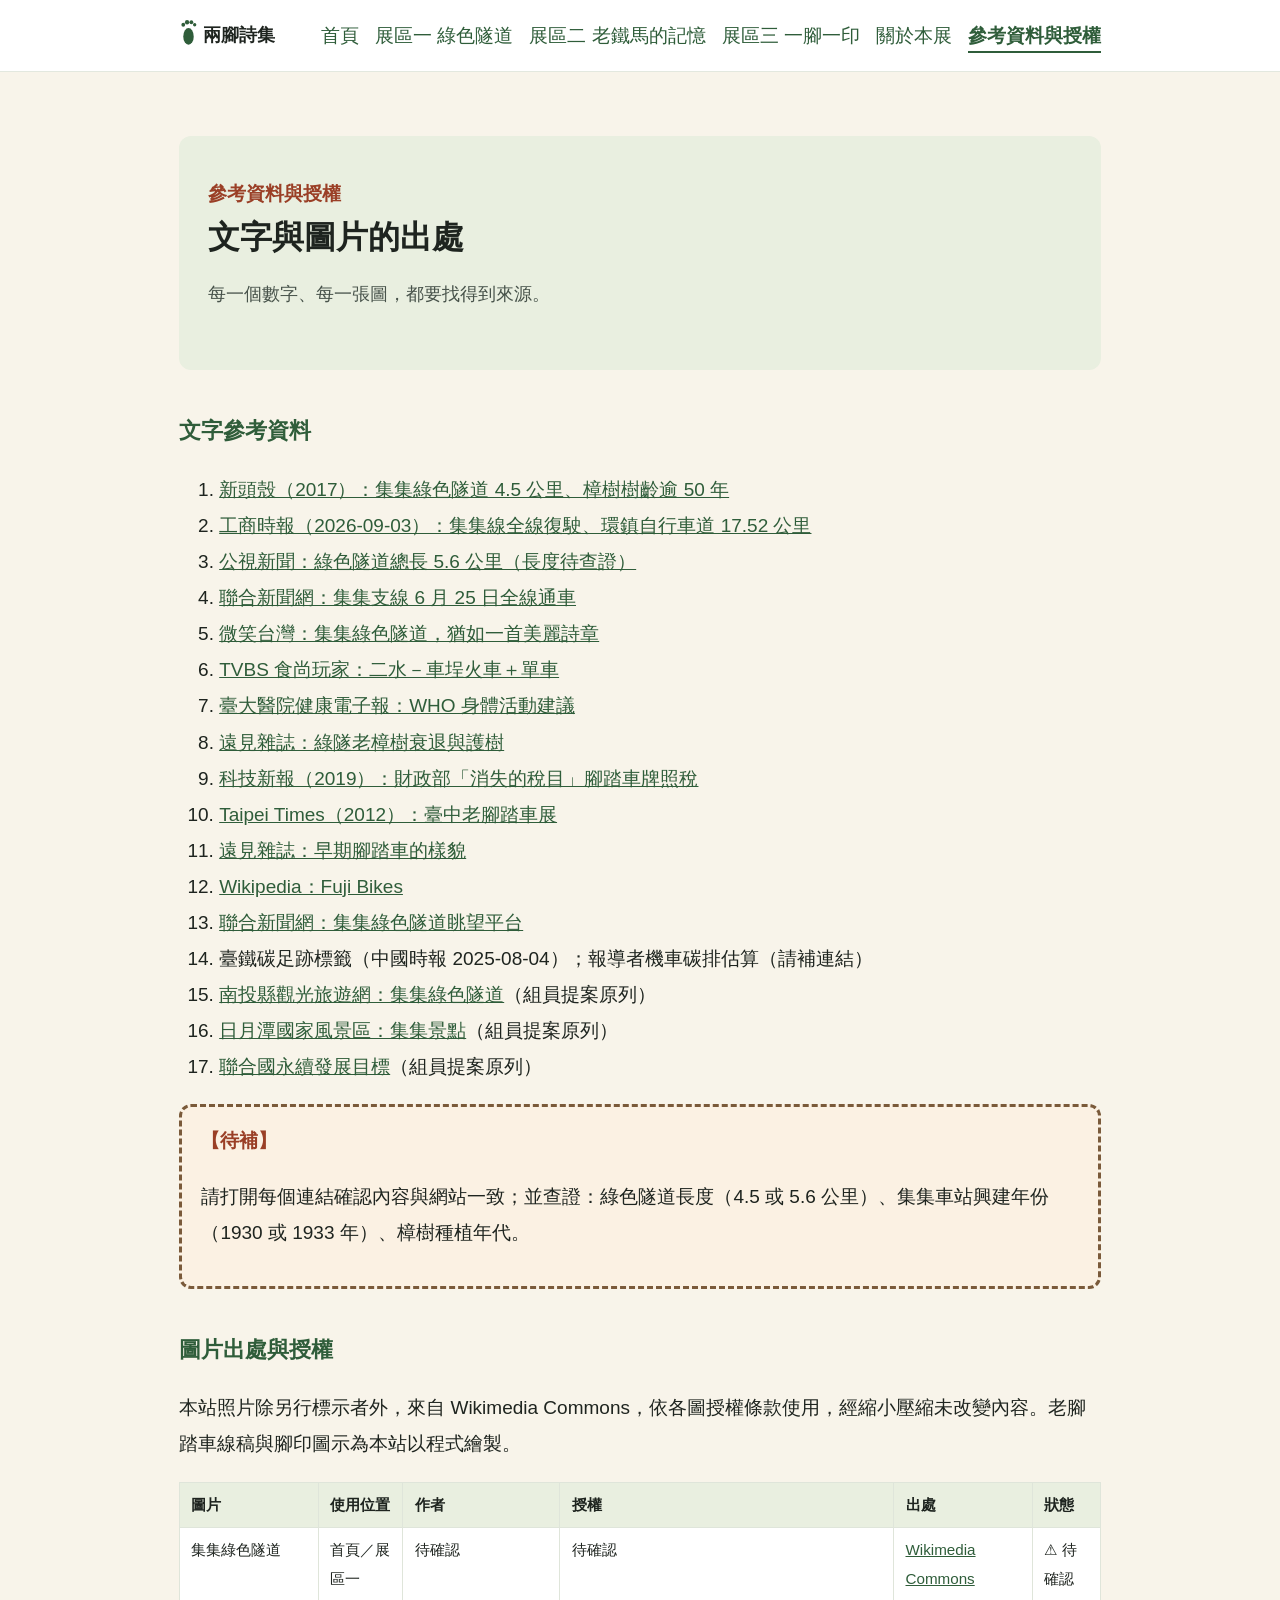
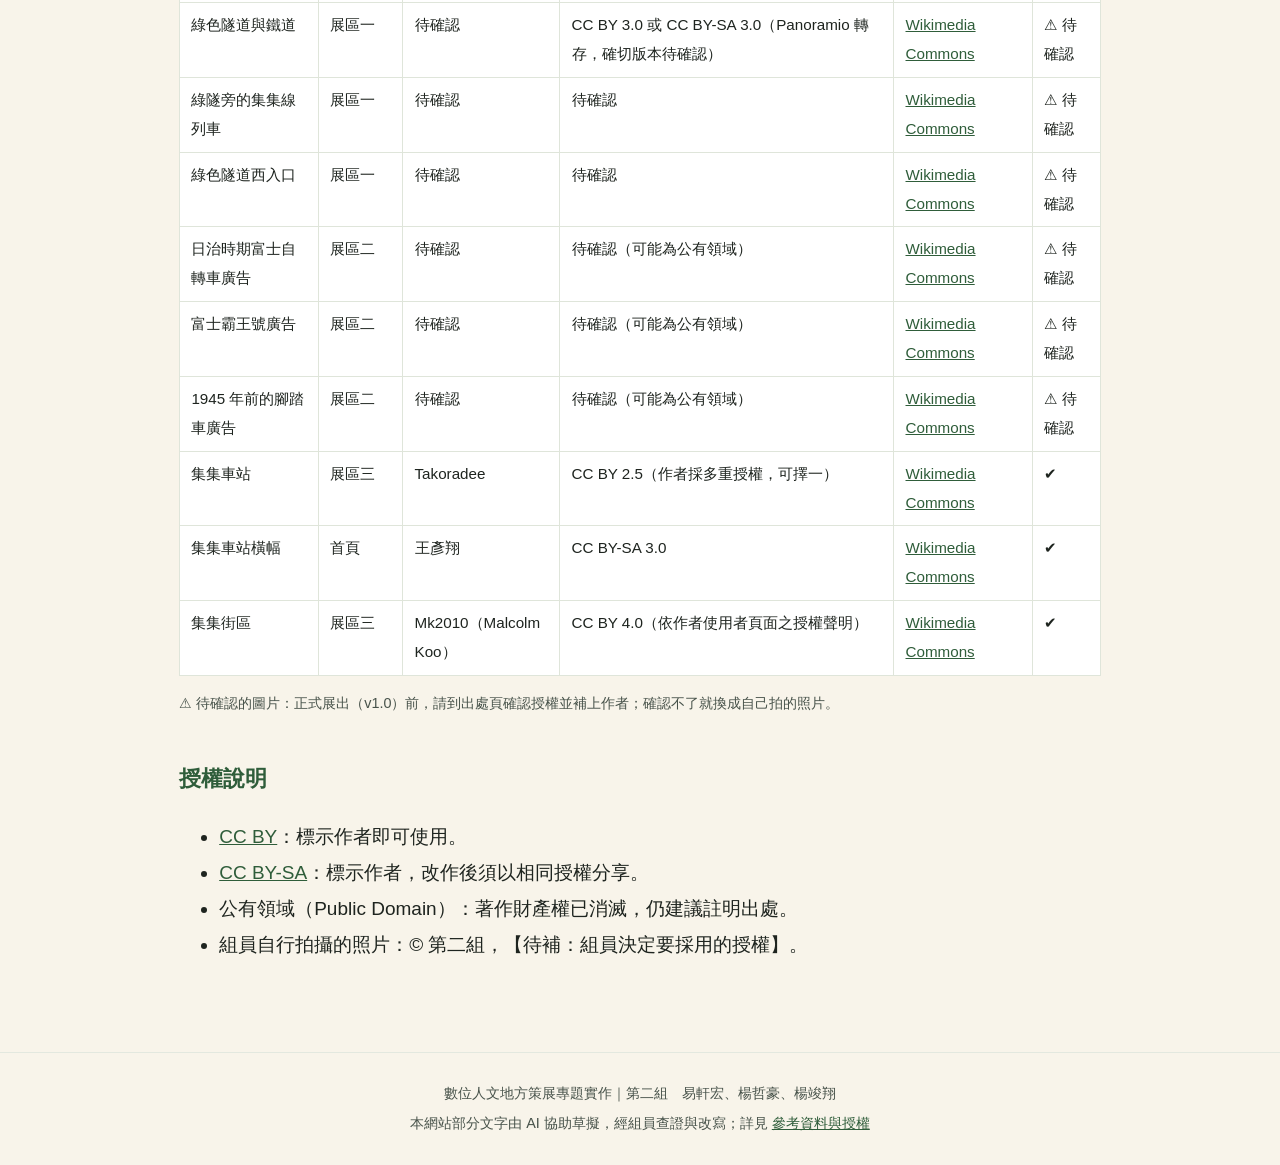
<file: sources.html>
<!DOCTYPE html>
<html lang="zh-Hant-TW">
<head>
  <meta charset="UTF-8">
  <meta name="viewport" content="width=device-width, initial-scale=1">
  <title>參考資料與授權｜兩腳詩集：一腳一印，留下綠色足跡</title>
  <meta name="description" content="第二組線上策展：從集集綠色隧道與老鐵馬記憶出發，邀請中高齡朋友用雙腳實踐低碳生活。">
  <link rel="stylesheet" href="css/style.css">
</head>
<body>
  <header class="site-header">
    <nav class="nav" aria-label="主選單">
      <a class="logo" href="index.html"><span class="foot" aria-hidden="true"></span> 兩腳詩集</a>
      <ul>
        <li><a href="index.html">首頁</a></li>
        <li><a href="tunnel.html">展區一 綠色隧道</a></li>
        <li><a href="bicycle.html">展區二 老鐵馬的記憶</a></li>
        <li><a href="footprint.html">展區三 一腳一印</a></li>
        <li><a href="about.html">關於本展</a></li>
        <li><a href="sources.html" aria-current="page">參考資料與授權</a></li>
      </ul>
    </nav>
  </header>

  <main>
    <!-- 負責人：楊哲豪 -->
    <section class="hero">
      <p class="eyebrow">參考資料與授權</p>
      <h1>文字與圖片的出處</h1>
      <p class="lead">每一個數字、每一張圖，都要找得到來源。</p>
    </section>

    <section>
      <h2>文字參考資料</h2>
      <ol>
        <li><a href="https://newtalk.tw/news/view/2017-05-26/86923">新頭殼（2017）：集集綠色隧道 4.5 公里、樟樹樹齡逾 50 年</a></li>
        <li><a href="https://www.ctee.com.tw/news/20260903700001-430902">工商時報（2026-09-03）：集集線全線復駛、環鎮自行車道 17.52 公里</a></li>
        <li><a href="https://news.pts.org.tw/article/279995">公視新聞：綠色隧道總長 5.6 公里（長度待查證）</a></li>
        <li><a href="https://udn.com/news/story/7266/9550093">聯合新聞網：集集支線 6 月 25 日全線通車</a></li>
        <li><a href="https://smiletaiwan.cw.com.tw/article/113">微笑台灣：集集綠色隧道，猶如一首美麗詩章</a></li>
        <li><a href="https://supertaste.tvbs.com.tw/travel/315656">TVBS 食尚玩家：二水－車埕火車＋單車</a></li>
        <li><a href="https://epaper.ntuh.gov.tw/health/202001/pdf/%E5%A6%82%E4%BD%95%E8%A7%A3%E6%B1%BA%E6%B4%BB%E5%8B%95%E9%87%8F%E4%B8%8D%E8%B6%B3%E7%9A%84%E5%95%8F%E9%A1%8C.pdf">臺大醫院健康電子報：WHO 身體活動建議</a></li>
        <li><a href="https://www.gvm.com.tw/article/33394">遠見雜誌：綠隧老樟樹衰退與護樹</a></li>
        <li><a href="https://technews.tw/?p=530364">科技新報（2019）：財政部「消失的稅目」腳踏車牌照稅</a></li>
        <li><a href="https://www.taipeitimes.com/News/taiwan/archives/2012/06/01/2003534251">Taipei Times（2012）：臺中老腳踏車展</a></li>
        <li><a href="https://www.gvm.com.tw/article/2239">遠見雜誌：早期腳踏車的樣貌</a></li>
        <li><a href="https://en.wikipedia.org/wiki/Fuji_Bikes">Wikipedia：Fuji Bikes</a></li>
        <li><a href="https://udn.com/news/story/7325/9419206">聯合新聞網：集集綠色隧道眺望平台</a></li>
        <li>臺鐵碳足跡標籤（中國時報 2025-08-04）；報導者機車碳排估算（請補連結）</li>
        <li><a href="https://travel.nantou.gov.tw/attractions/jiji-green-tunnel/">南投縣觀光旅遊網：集集綠色隧道</a>（組員提案原列）</li>
        <li><a href="https://www.sunmoonlake.gov.tw/attractions/Attractions?A=20&amp;Id=36&amp;P=1">日月潭國家風景區：集集景點</a>（組員提案原列）</li>
        <li><a href="https://www.un.org/sustainabledevelopment/zh/sustainable-development-goals/">聯合國永續發展目標</a>（組員提案原列）</li>
      </ol>
      <div class="todo"><p>請打開每個連結確認內容與網站一致；並查證：綠色隧道長度（4.5 或 5.6 公里）、集集車站興建年份（1930 或 1933 年）、樟樹種植年代。</p></div>
    </section>

    <section>
      <h2>圖片出處與授權</h2>
      <p>本站照片除另行標示者外，來自 Wikimedia Commons，依各圖授權條款使用，經縮小壓縮未改變內容。老腳踏車線稿與腳印圖示為本站以程式繪製。</p>
      <table>
        <thead><tr><th>圖片</th><th>使用位置</th><th>作者</th><th>授權</th><th>出處</th><th>狀態</th></tr></thead>
        <tbody>
          <tr><td>集集綠色隧道</td><td>首頁／展區一</td><td>待確認</td><td>待確認</td><td><a href="https://commons.wikimedia.org/wiki/File:集集綠色隧道_(cropped).jpg">Wikimedia Commons</a></td><td>⚠ 待確認</td></tr>
          <tr><td>綠色隧道與鐵道</td><td>展區一</td><td>待確認</td><td>CC BY 3.0 或 CC BY-SA 3.0（Panoramio 轉存，確切版本待確認）</td><td><a href="https://commons.wikimedia.org/wiki/File:投152_綠色隧道_Tree_Tunnel_on_Nantou_Route_152_-_panoramio.jpg">Wikimedia Commons</a></td><td>⚠ 待確認</td></tr>
          <tr><td>綠隧旁的集集線列車</td><td>展區一</td><td>待確認</td><td>待確認</td><td><a href="https://commons.wikimedia.org/wiki/File:Mitsubishi_Delica_and_TRA_DR3000_20110707.jpg">Wikimedia Commons</a></td><td>⚠ 待確認</td></tr>
          <tr><td>綠色隧道西入口</td><td>展區一</td><td>待確認</td><td>待確認</td><td><a href="https://commons.wikimedia.org/wiki/File:Jiji_Green_Tunnel_West_Entrance.JPG">Wikimedia Commons</a></td><td>⚠ 待確認</td></tr>
          <tr><td>日治時期富士自轉車廣告</td><td>展區二</td><td>待確認</td><td>待確認（可能為公有領域）</td><td><a href="https://commons.wikimedia.org/wiki/File:Commercial_Fuji_Bikes_Taiwan_01.jpg">Wikimedia Commons</a></td><td>⚠ 待確認</td></tr>
          <tr><td>富士霸王號廣告</td><td>展區二</td><td>待確認</td><td>待確認（可能為公有領域）</td><td><a href="https://commons.wikimedia.org/wiki/File:Commercial_Fuji_Bikes_Taiwan_02.jpg">Wikimedia Commons</a></td><td>⚠ 待確認</td></tr>
          <tr><td>1945 年前的腳踏車廣告</td><td>展區二</td><td>待確認</td><td>待確認（可能為公有領域）</td><td><a href="https://commons.wikimedia.org/wiki/File:Rudge-Whitworth_bicycle_ad_in_Taiwan_before_1945,_from-_Bike_commercial_Japan_Taiwan_(cropped).jpg">Wikimedia Commons</a></td><td>⚠ 待確認</td></tr>
          <tr><td>集集車站</td><td>展區三</td><td>Takoradee</td><td>CC BY 2.5（作者採多重授權，可擇一）</td><td><a href="https://commons.wikimedia.org/wiki/File:Jiji_station.JPG">Wikimedia Commons</a></td><td>✔</td></tr>
          <tr><td>集集車站橫幅</td><td>首頁</td><td>王彥翔</td><td>CC BY-SA 3.0</td><td><a href="https://commons.wikimedia.org/wiki/File:Wikivoyage_banner_of_Jiji.jpeg">Wikimedia Commons</a></td><td>✔</td></tr>
          <tr><td>集集街區</td><td>展區三</td><td>Mk2010（Malcolm Koo）</td><td>CC BY 4.0（依作者使用者頁面之授權聲明）</td><td><a href="https://commons.wikimedia.org/wiki/File:Jiji_Old_Street,_Nantou_(Taiwan).jpg">Wikimedia Commons</a></td><td>✔</td></tr>
        </tbody>
      </table>
      <p class="note">⚠ 待確認的圖片：正式展出（v1.0）前，請到出處頁確認授權並補上作者；確認不了就換成自己拍的照片。</p>
    </section>

    <section>
      <h2>授權說明</h2>
      <ul>
        <li><a href="https://creativecommons.org/licenses/by/4.0/deed.zh-hant">CC BY</a>：標示作者即可使用。</li>
        <li><a href="https://creativecommons.org/licenses/by-sa/4.0/deed.zh-hant">CC BY-SA</a>：標示作者，改作後須以相同授權分享。</li>
        <li>公有領域（Public Domain）：著作財產權已消滅，仍建議註明出處。</li>
        <li>組員自行拍攝的照片：© 第二組，【待補：組員決定要採用的授權】。</li>
      </ul>
    </section>
  </main>

  <footer class="site-footer">
    <p>數位人文地方策展專題實作｜第二組　易軒宏、楊哲豪、楊竣翔</p>
    <p>本網站部分文字由 AI 協助草擬，經組員查證與改寫；詳見 <a href="sources.html">參考資料與授權</a></p>
  </footer>

</body>
</html>
</file>
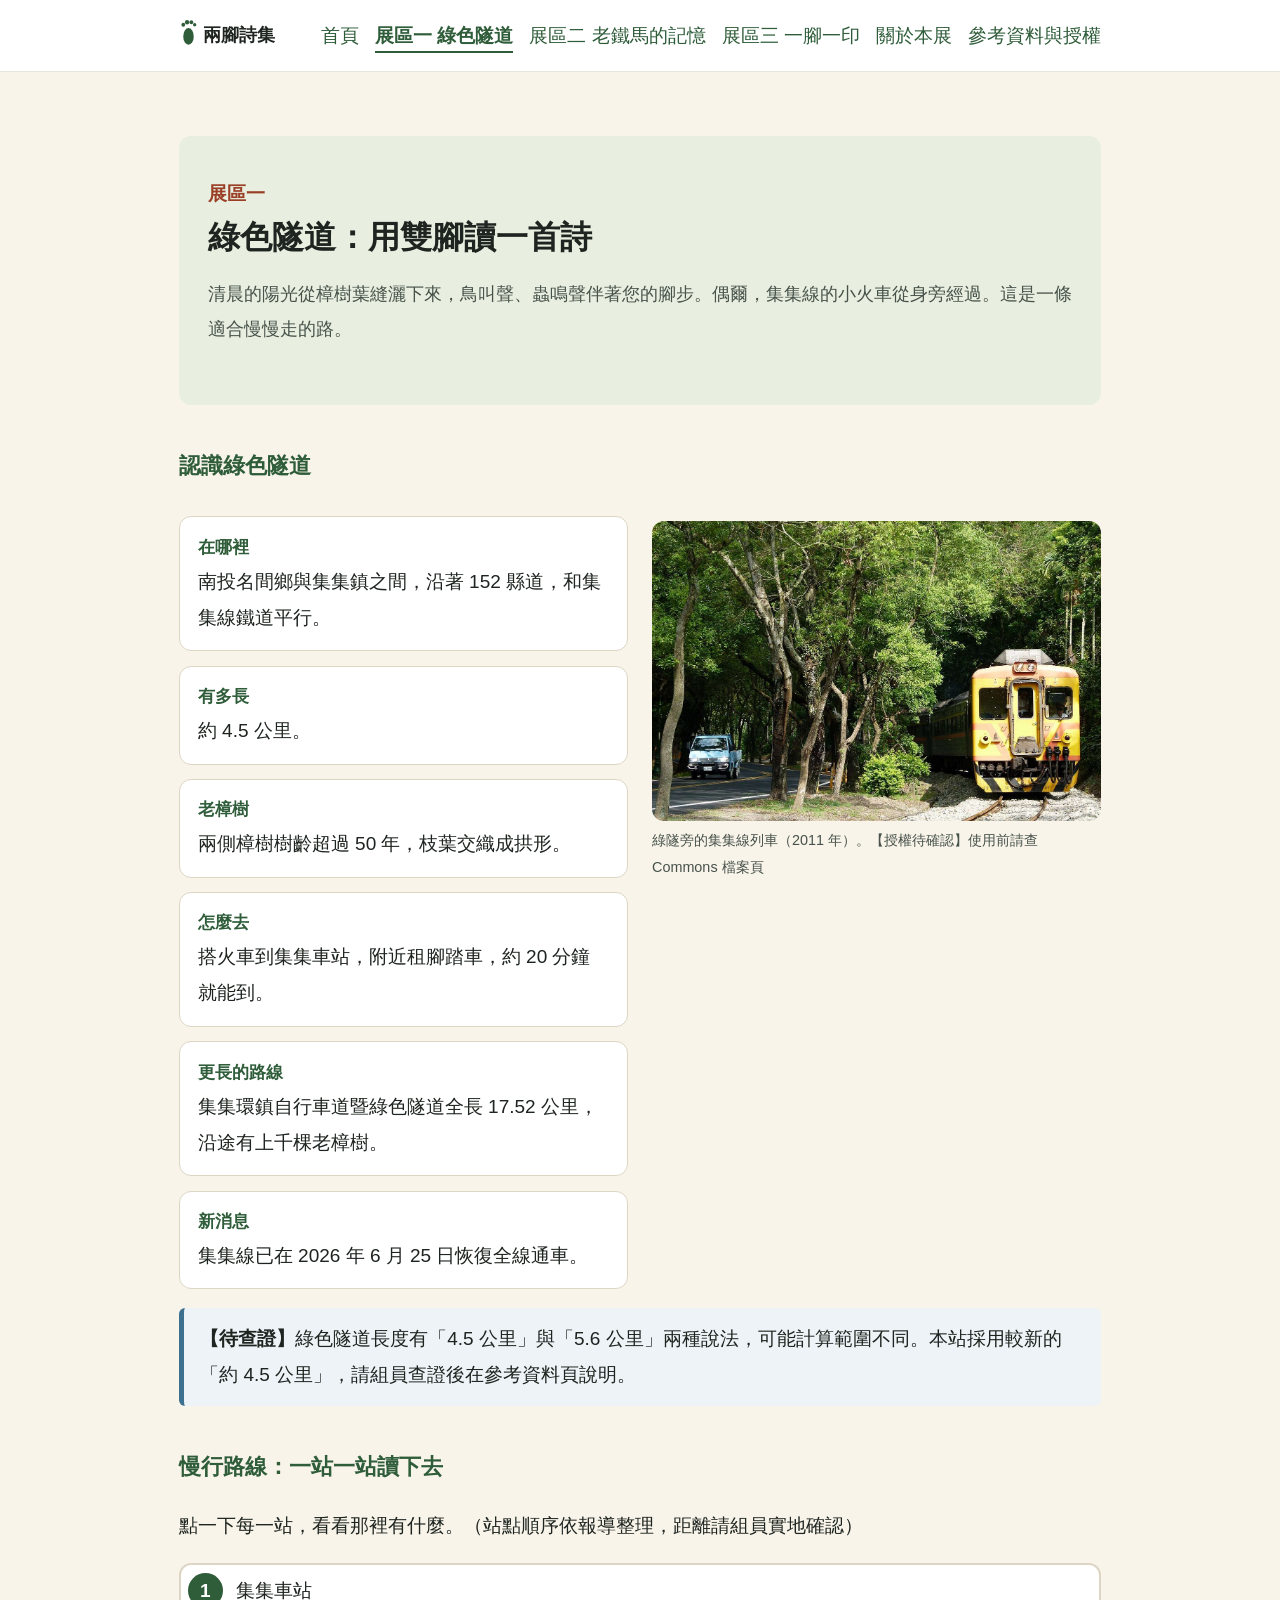
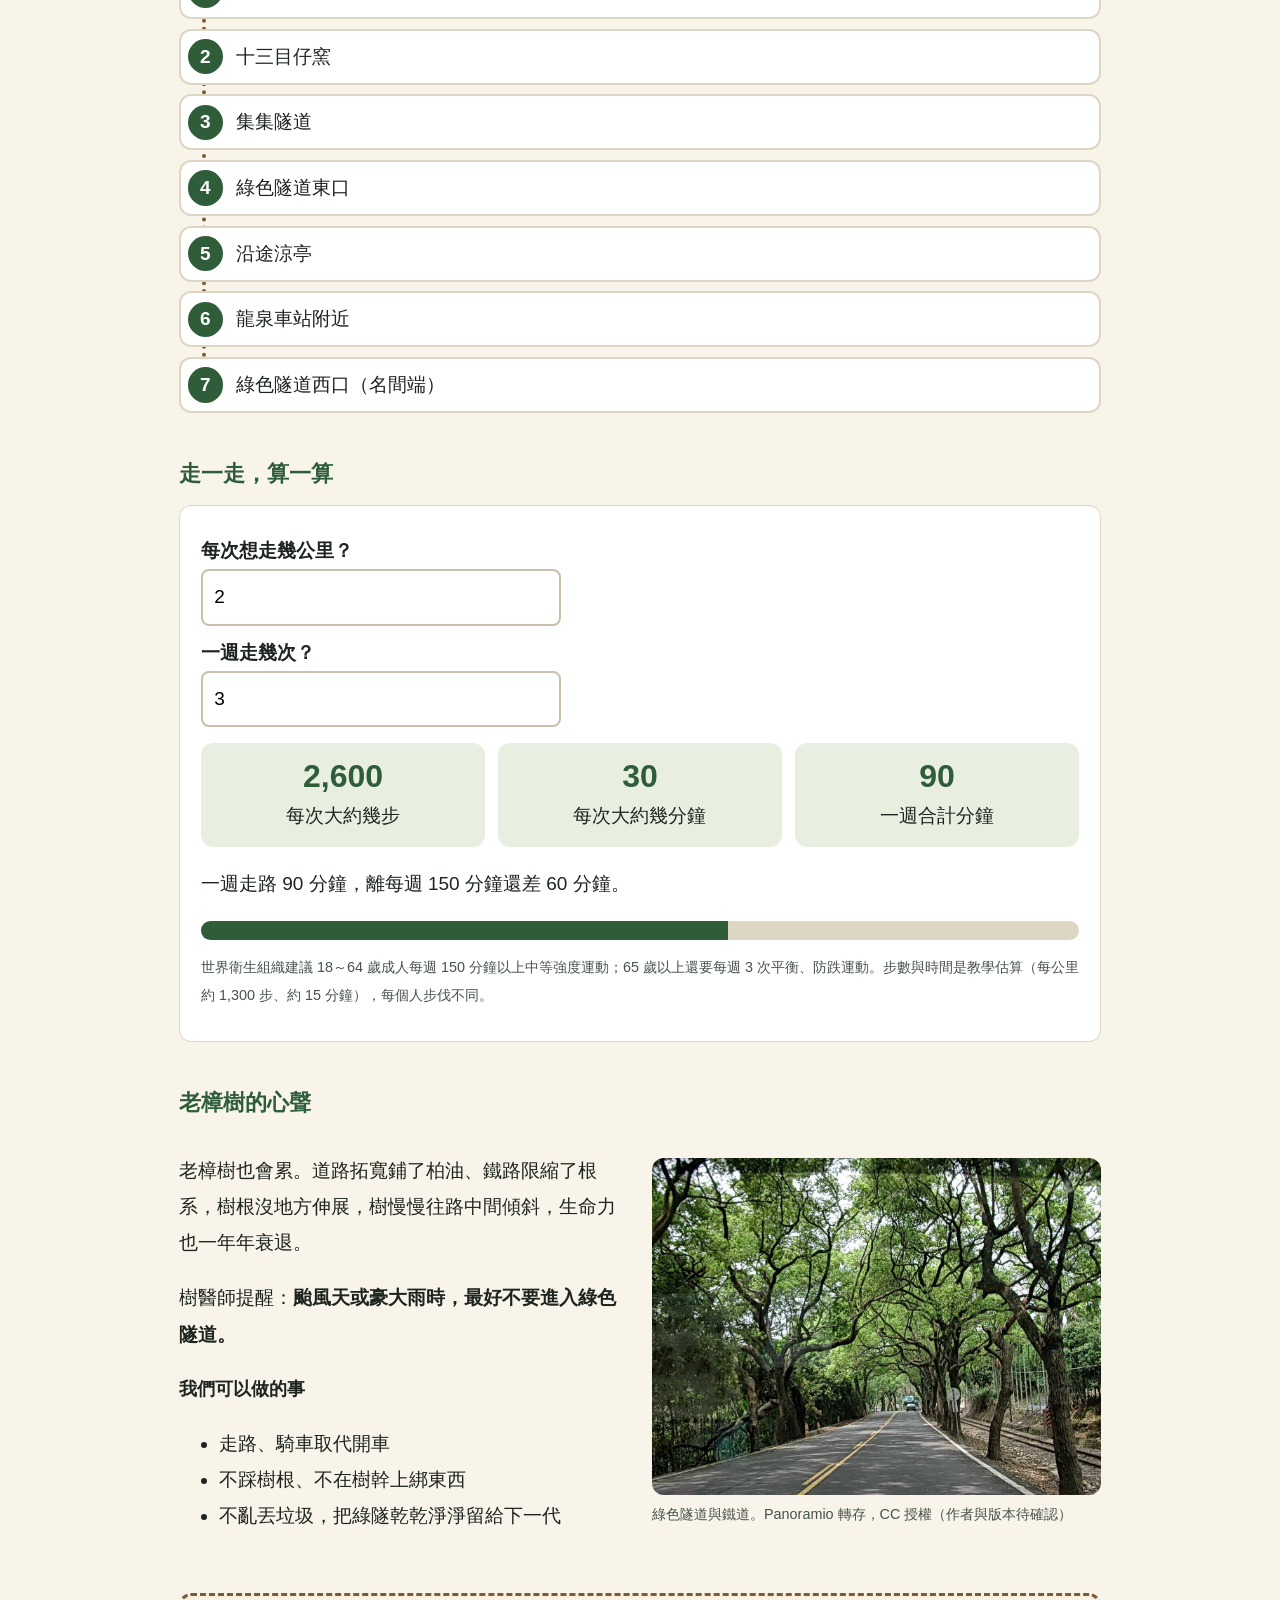
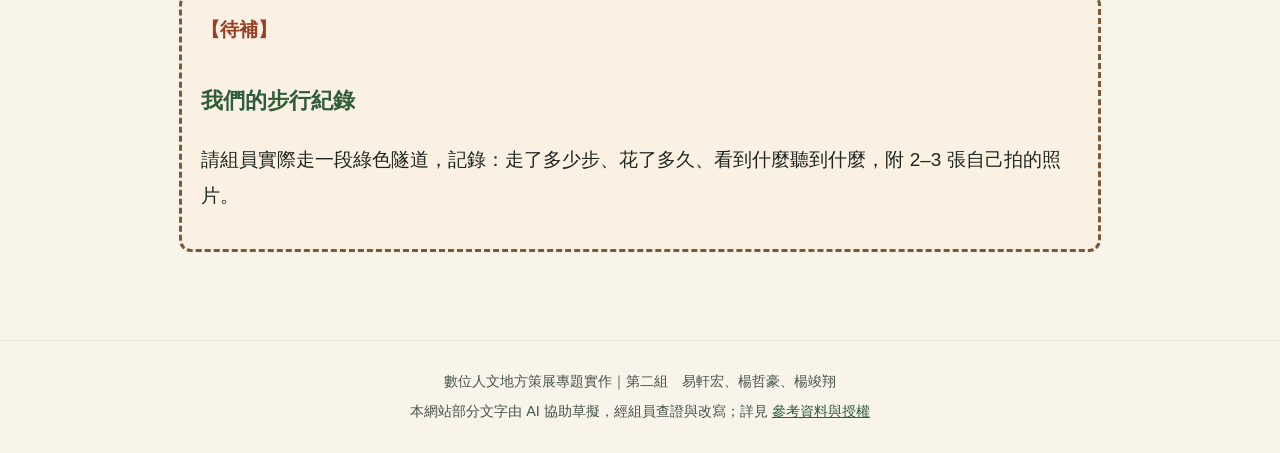
<file: tunnel.html>
<!DOCTYPE html>
<html lang="zh-Hant-TW">
<head>
  <meta charset="UTF-8">
  <meta name="viewport" content="width=device-width, initial-scale=1">
  <title>展區一 綠色隧道｜兩腳詩集：一腳一印，留下綠色足跡</title>
  <meta name="description" content="第二組線上策展：從集集綠色隧道與老鐵馬記憶出發，邀請中高齡朋友用雙腳實踐低碳生活。">
  <link rel="stylesheet" href="css/style.css">
</head>
<body>
  <header class="site-header">
    <nav class="nav" aria-label="主選單">
      <a class="logo" href="index.html"><span class="foot" aria-hidden="true"></span> 兩腳詩集</a>
      <ul>
        <li><a href="index.html">首頁</a></li>
        <li><a href="tunnel.html" aria-current="page">展區一 綠色隧道</a></li>
        <li><a href="bicycle.html">展區二 老鐵馬的記憶</a></li>
        <li><a href="footprint.html">展區三 一腳一印</a></li>
        <li><a href="about.html">關於本展</a></li>
        <li><a href="sources.html">參考資料與授權</a></li>
      </ul>
    </nav>
  </header>

  <main>
    <!-- 負責人：楊哲豪 -->
    <section class="hero">
      <p class="eyebrow">展區一</p>
      <h1>綠色隧道：用雙腳讀一首詩</h1>
      <p class="lead">清晨的陽光從樟樹葉縫灑下來，鳥叫聲、蟲鳴聲伴著您的腳步。偶爾，集集線的小火車從身旁經過。這是一條適合慢慢走的路。</p>
    </section>

    <section>
      <h2>認識綠色隧道</h2>
      <div class="split">
        <ul class="facts">
          <li><strong>在哪裡</strong>南投名間鄉與集集鎮之間，沿著 152 縣道，和集集線鐵道平行。</li>
          <li><strong>有多長</strong>約 4.5 公里。</li>
          <li><strong>老樟樹</strong>兩側樟樹樹齡超過 50 年，枝葉交織成拱形。</li>
          <li><strong>怎麼去</strong>搭火車到集集車站，附近租腳踏車，約 20 分鐘就能到。</li>
          <li><strong>更長的路線</strong>集集環鎮自行車道暨綠色隧道全長 17.52 公里，沿途有上千棵老樟樹。</li>
          <li><strong>新消息</strong>集集線已在 2026 年 6 月 25 日恢復全線通車。</li>
        </ul>
      <figure>
        <img src="images/green-tunnel-train.jpg" alt="黃色柴油列車沿著樟樹林旁的鐵道行駛" loading="lazy">
        <figcaption>綠隧旁的集集線列車（2011 年）。【授權待確認】使用前請查 Commons 檔案頁</figcaption>
      </figure>
      </div>
      <div class="verify"><strong>【待查證】</strong>綠色隧道長度有「4.5 公里」與「5.6 公里」兩種說法，可能計算範圍不同。本站採用較新的「約 4.5 公里」，請組員查證後在參考資料頁說明。</div>
    </section>

    <section>
      <h2>慢行路線：一站一站讀下去</h2>
      <p>點一下每一站，看看那裡有什麼。（站點順序依報導整理，距離請組員實地確認）</p>
      <ol class="route">
        <li>
          <button class="route-stop" type="button" aria-expanded="false" aria-controls="stop-1"><span class="num">1</span>集集車站</button>
          <div class="route-detail" id="stop-1" hidden>檜木站房與除役的蒸汽火車頭。附近可以租腳踏車，先上廁所、補充水分再出發。</div>
        </li>
        <li>
          <button class="route-stop" type="button" aria-expanded="false" aria-controls="stop-2"><span class="num">2</span>十三目仔窯</button>
          <div class="route-detail" id="stop-2" hidden>往西走，會經過日治時期留下的磚窯，高高的煙囪很好認。</div>
        </li>
        <li>
          <button class="route-stop" type="button" aria-expanded="false" aria-controls="stop-3"><span class="num">3</span>集集隧道</button>
          <div class="route-detail" id="stop-3" hidden>穿過被綠蔭包圍的集集隧道，就快到綠色隧道了。隧道內請注意來車。</div>
        </li>
        <li>
          <button class="route-stop" type="button" aria-expanded="false" aria-controls="stop-4"><span class="num">4</span>綠色隧道東口</button>
          <div class="route-detail" id="stop-4" hidden>老樟樹夾道成蔭的起點。放慢腳步，抬頭看看樹葉間灑下的陽光。</div>
        </li>
        <li>
          <button class="route-stop" type="button" aria-expanded="false" aria-controls="stop-5"><span class="num">5</span>沿途涼亭</button>
          <div class="route-detail" id="stop-5" hidden>路旁有低矮的涼亭可以坐下休息，聽聽鳥叫和蟲鳴。</div>
        </li>
        <li>
          <button class="route-stop" type="button" aria-expanded="false" aria-controls="stop-6"><span class="num">6</span>龍泉車站附近</button>
          <div class="route-detail" id="stop-6" hidden>鐵道與馬路平行，有機會看到小火車從綠隧旁經過；走累了可以搭火車回集集。</div>
        </li>
        <li>
          <button class="route-stop" type="button" aria-expanded="false" aria-controls="stop-7"><span class="num">7</span>綠色隧道西口（名間端）</button>
          <div class="route-detail" id="stop-7" hidden>「綠色隧道」入口意象，是這趟慢行的終點。</div>
        </li>
      </ol>
    </section>

    <section>
      <h2>走一走，算一算</h2>
      <form class="panel" id="walk-form" onsubmit="return false">
        <label for="walk-km">每次想走幾公里？</label>
        <input id="walk-km" type="number" min="0" max="50" step="0.5" value="2" inputmode="decimal">
        <label for="walk-times">一週走幾次？</label>
        <input id="walk-times" type="number" min="0" max="14" step="1" value="3" inputmode="numeric">
        <div class="big-result" aria-live="polite">
          <div><b id="out-steps">0</b>每次大約幾步</div>
          <div><b id="out-mins">0</b>每次大約幾分鐘</div>
          <div><b id="out-week">0</b>一週合計分鐘</div>
        </div>
        <p id="walk-msg" aria-live="polite"></p>
        <div class="meter" aria-hidden="true"><span id="meter-bar"></span></div>
        <p class="note">世界衛生組織建議 18～64 歲成人每週 150 分鐘以上中等強度運動；65 歲以上還要每週 3 次平衡、防跌運動。步數與時間是教學估算（每公里約 1,300 步、約 15 分鐘），每個人步伐不同。</p>
      </form>
    </section>

    <section>
      <h2>老樟樹的心聲</h2>
      <div class="split">
        <div>
          <p>老樟樹也會累。道路拓寬鋪了柏油、鐵路限縮了根系，樹根沒地方伸展，樹慢慢往路中間傾斜，生命力也一年年衰退。</p>
          <p>樹醫師提醒：<strong>颱風天或豪大雨時，最好不要進入綠色隧道。</strong></p>
          <h3>我們可以做的事</h3>
          <ul>
            <li>走路、騎車取代開車</li>
            <li>不踩樹根、不在樹幹上綁東西</li>
            <li>不亂丟垃圾，把綠隧乾乾淨淨留給下一代</li>
          </ul>
        </div>
      <figure>
        <img src="images/green-tunnel-panoramio.jpg" alt="老樟樹夾道的縣道152，右側是集集線鐵軌" loading="lazy">
        <figcaption>綠色隧道與鐵道。Panoramio 轉存，CC 授權（作者與版本待確認）</figcaption>
      </figure>
      </div>
    </section>

    <section class="todo">
      <h2>我們的步行紀錄</h2>
      <p>請組員實際走一段綠色隧道，記錄：走了多少步、花了多久、看到什麼聽到什麼，附 2–3 張自己拍的照片。</p>
    </section>
  </main>

  <footer class="site-footer">
    <p>數位人文地方策展專題實作｜第二組　易軒宏、楊哲豪、楊竣翔</p>
    <p>本網站部分文字由 AI 協助草擬，經組員查證與改寫；詳見 <a href="sources.html">參考資料與授權</a></p>
  </footer>
  <script src="js/main.js"></script>
</body>
</html>
</file>
<file: css/style.css>
/* =========================================================
   共用外觀：所有頁面都使用這個檔案
   想換配色，只要修改下面 :root 裡的顏色即可
   ========================================================= */
:root {
  --color-main: #2f5d3a;      /* 樟樹綠：標題、按鈕 */
  --color-accent: #9a3f26;    /* 復古紅：強調文字 */
  --color-wood: #7a5a3a;      /* 木頭棕 */
  --color-iron: #2b2b2b;      /* 鐵馬黑 */
  --color-bg: #f8f4ea;        /* 老紙米：網頁背景 */
  --color-soft: #e9efe0;      /* 淺綠區塊 */
  --color-text: #1e241f;      /* 內文文字（高對比） */
  --color-muted: #47524a;     /* 次要文字（仍保持足夠對比） */
  --radius: 12px;
  --max-width: 960px;
}

* { box-sizing: border-box; }

body {
  margin: 0;
  font-family: "Noto Sans TC", "Microsoft JhengHei", "PingFang TC", sans-serif;
  font-size: 19px;      /* 中高齡觀眾：基本字級放大 */
  line-height: 1.9;
  color: var(--color-text);
  background: var(--color-bg);
}

img { max-width: 100%; height: auto; display: block; border-radius: var(--radius); }
a { color: var(--color-main); }

/* ---------- 導覽列 ---------- */
.site-header { background: #fff; border-bottom: 1px solid #e3e8df; position: sticky; top: 0; z-index: 10; }
.nav { max-width: var(--max-width); margin: 0 auto; padding: 0.8rem 1.2rem; display: flex; flex-wrap: wrap; align-items: center; justify-content: space-between; gap: 0.5rem; }
.logo { font-weight: 700; font-size: 1.1rem; text-decoration: none; color: var(--color-text); }
.nav ul { list-style: none; margin: 0; padding: 0; display: flex; flex-wrap: wrap; gap: 0.3rem 1rem; }
.nav a { text-decoration: none; padding: 0.35rem 0; }
.nav a[aria-current="page"] { font-weight: 700; border-bottom: 2px solid var(--color-main); }

/* ---------- 主要內容 ---------- */
main { max-width: var(--max-width); margin: 0 auto; padding: 1.5rem 1.2rem 3rem; }
section { margin: 2.5rem 0; }
h1 { font-size: 2rem; line-height: 1.3; margin: 0 0 0.8rem; }
h2 { font-size: 1.4rem; margin: 2rem 0 0.6rem; color: var(--color-main); }
h3 { font-size: 1.15rem; margin: 0.6rem 0 0.3rem; }
.lead { font-size: 1.15rem; color: var(--color-muted); }

/* ---------- 首頁封面 ---------- */
.hero { background: var(--color-soft); border-radius: var(--radius); padding: 2.5rem 1.8rem; }
.eyebrow { color: var(--color-accent); font-weight: 700; margin: 0 0 0.3rem; }
.button { display: inline-block; margin-top: 0.8rem; padding: 0.6rem 1.4rem; background: var(--color-main); color: #fff; border-radius: 999px; text-decoration: none; font-weight: 700; }
.button:hover { opacity: 0.9; }

/* ---------- 卡片 ---------- */
.cards { display: grid; grid-template-columns: repeat(auto-fit, minmax(220px, 1fr)); gap: 1.2rem; }
.card { background: #fff; border: 1px solid #e3e8df; border-radius: var(--radius); padding: 1rem; text-decoration: none; color: inherit; transition: transform 0.15s; }
.card:hover { transform: translateY(-3px); }
.card p { margin: 0; color: var(--color-muted); font-size: 0.95rem; }

/* ---------- 圖片預留方塊（換成真正圖片後即可刪除） ---------- */
.placeholder-img { background: #d9ddd5; color: #5b6b5d; border-radius: var(--radius); aspect-ratio: 16 / 10; display: flex; align-items: center; justify-content: center; font-size: 0.9rem; }
.placeholder-img.large { aspect-ratio: 16 / 9; }

figure { margin: 1.5rem 0; }
figcaption { font-size: 0.9rem; color: var(--color-muted); margin-top: 0.4rem; }

/* ---------- 表格 ---------- */
table { width: 100%; border-collapse: collapse; background: #fff; font-size: 0.95rem; }
th, td { border: 1px solid #dfe5da; padding: 0.5rem 0.7rem; text-align: left; vertical-align: top; }
th { background: var(--color-soft); }

/* ---------- 頁尾 ---------- */
.site-footer { text-align: center; color: var(--color-muted); font-size: 0.9rem; padding: 1.5rem 1rem; border-top: 1px solid #e3e8df; }
.site-footer p { margin: 0.2rem 0; }

/* ---------- 手機版 ---------- */
@media (max-width: 600px) {
  body { font-size: 18px; }
  h1 { font-size: 1.6rem; }
  .hero { padding: 1.8rem 1.2rem; }
  table { font-size: 0.85rem; }
}

/* =========================================================
   第二組「兩腳詩集」新增樣式
   中高齡友善原則：字大、對比高、按鈕至少 48px 高、動畫少
   ========================================================= */

/* 腳印圖示（用 CSS 畫，沒有授權問題） */
.foot { display: inline-block; width: 1.1em; height: 1.6em; vertical-align: -0.3em;
  background: no-repeat center / contain url("data:image/svg+xml,%3Csvg xmlns='http://www.w3.org/2000/svg' viewBox='0 0 40 60'%3E%3Cellipse cx='20' cy='38' rx='11' ry='17' fill='%232f5d3a'/%3E%3Ccircle cx='9' cy='14' r='4' fill='%232f5d3a'/%3E%3Ccircle cx='17' cy='9' r='4.5' fill='%232f5d3a'/%3E%3Ccircle cx='26' cy='9' r='4' fill='%232f5d3a'/%3E%3Ccircle cx='33' cy='14' r='3.5' fill='%232f5d3a'/%3E%3C/svg%3E"); }
.footsteps { display: flex; gap: 1.2rem; margin: 0.6rem 0 0; opacity: 0.85; }
.footsteps .foot:nth-child(even) { transform: translateY(0.6em) scaleX(-1); }

.hero-image { position: relative; border-radius: var(--radius); overflow: hidden; margin-bottom: 1.2rem; }
.hero-image img { border-radius: 0; width: 100%; aspect-ratio: 16 / 7; object-fit: cover; }
.credit { position: absolute; right: 0.5rem; bottom: 0.4rem; font-size: 0.75rem; color: #fff; background: rgba(0,0,0,0.5); padding: 0.1rem 0.5rem; border-radius: 6px; }
.card img { aspect-ratio: 16 / 10; object-fit: cover; }
.tag { display: inline-block; background: var(--color-main); color: #fff; font-weight: 700; font-size: 0.85rem; padding: 0.1rem 0.8rem; border-radius: 999px; margin-top: 0.6rem; }
.poem { font-size: 1.25rem; line-height: 2.1; border-left: 5px solid var(--color-wood); padding: 0.4rem 0 0.4rem 1.2rem; color: var(--color-wood); }

/* 待補、待查證標記 */
.todo { border: 3px dashed var(--color-wood); background: #fbf1e3; border-radius: var(--radius); padding: 1rem 1.2rem; }
.todo::before { content: "【待補】"; font-weight: 700; color: var(--color-accent); display: block; }
.verify { background: #eef3f7; border-left: 5px solid #3d6f8f; padding: 0.8rem 1rem; border-radius: 6px; }

.split { display: grid; grid-template-columns: 1fr 1fr; gap: 1.5rem; align-items: start; }
.split figure img { width: 100%; max-height: 460px; object-fit: cover; }
.facts { list-style: none; padding: 0; display: grid; grid-template-columns: repeat(auto-fit, minmax(240px, 1fr)); gap: 0.9rem; }
.facts li { background: #fff; border: 1px solid #ddd6c4; border-radius: var(--radius); padding: 0.9rem 1.1rem; }
.facts strong { display: block; color: var(--color-main); font-size: 1.05rem; }

/* 大按鈕（中高齡友善） */
.btn, .route-stop, .part-btn, .color-btn { min-height: 48px; font: inherit; cursor: pointer; }
.btn { border: 0; background: var(--color-main); color: #fff; border-radius: 999px; padding: 0.55rem 1.6rem; font-weight: 700; }
.btn.secondary { background: #fff; color: var(--color-main); border: 2px solid var(--color-main); }
.btn:focus-visible, .route-stop:focus-visible, .part-btn:focus-visible, .color-btn:focus-visible { outline: 4px solid #e0a100; outline-offset: 2px; }

/* 慢行路線 */
.route { list-style: none; padding: 0; margin: 0; position: relative; }
.route::before { content: ""; position: absolute; left: 1.45rem; top: 1rem; bottom: 1rem; border-left: 4px dotted var(--color-wood); }
.route li { position: relative; margin: 0 0 0.6rem; }
.route-stop { display: flex; align-items: center; gap: 0.8rem; width: 100%; text-align: left; background: #fff; border: 2px solid #ddd6c4; border-radius: var(--radius); padding: 0.5rem 0.9rem 0.5rem 0.4rem; color: var(--color-text); }
.route-stop .num { flex: 0 0 2.2rem; height: 2.2rem; border-radius: 50%; background: var(--color-main); color: #fff; display: flex; align-items: center; justify-content: center; font-weight: 700; position: relative; z-index: 1; }
.route-stop[aria-expanded="true"] { border-color: var(--color-main); background: var(--color-soft); }
.route-detail { margin: 0.3rem 0 0.4rem 3.2rem; padding: 0.6rem 1rem; background: #fff; border-left: 4px solid var(--color-main); border-radius: 6px; }
.route-detail[hidden] { display: none; }

/* 步數換算 */
.panel { background: #fff; border: 1px solid #ddd6c4; border-radius: var(--radius); padding: 1.1rem 1.3rem; }
.panel label { font-weight: 700; display: block; margin-top: 0.6rem; }
.panel input[type="number"], .panel input[type="text"], .panel select, .panel textarea { font: inherit; padding: 0.5rem 0.7rem; border: 2px solid #c8c0ab; border-radius: 8px; width: 100%; max-width: 360px; min-height: 48px; }
.panel textarea { max-width: 100%; min-height: 6rem; }
.big-result { display: grid; grid-template-columns: repeat(auto-fit, minmax(160px, 1fr)); gap: 0.8rem; margin-top: 1rem; }
.big-result div { background: var(--color-soft); border-radius: var(--radius); padding: 0.8rem; text-align: center; }
.big-result b { display: block; font-size: 2rem; color: var(--color-main); line-height: 1.3; }
.meter { height: 1.2rem; background: #ddd6c4; border-radius: 999px; overflow: hidden; margin-top: 0.4rem; }
.meter span { display: block; height: 100%; background: var(--color-main); width: 0; transition: width 0.4s; }
.note { font-size: 0.9rem; color: var(--color-muted); }

/* 老鐵馬熱點圖 */
.bike-wrap { background: #fff; border: 1px solid #ddd6c4; border-radius: var(--radius); padding: 1rem; }
.bike-wrap svg { width: 100%; height: auto; display: block; }
.parts { display: flex; flex-wrap: wrap; gap: 0.5rem; margin: 0.8rem 0; }
.part-btn { border: 2px solid var(--color-iron); background: #fff; color: var(--color-iron); border-radius: 999px; padding: 0.3rem 1.1rem; font-weight: 700; }
.part-btn[aria-pressed="true"] { background: var(--color-iron); color: #fff; }
.hotspot { cursor: pointer; }
.hotspot circle { fill: #e0a100; stroke: #fff; stroke-width: 3; }
.hotspot.is-active circle { fill: var(--color-accent); }
.part-info { display: grid; grid-template-columns: 1fr 1fr; gap: 0.8rem; margin-top: 0.4rem; }
.part-info > div { background: var(--color-soft); border-radius: 8px; padding: 0.7rem 0.9rem; }
.part-info h3 { margin-top: 0; }

/* 時間軸 */
.timeline { list-style: none; padding: 0 0 0 1.4rem; border-left: 4px solid var(--color-wood); }
.timeline li { position: relative; margin: 0 0 1.1rem; padding-left: 0.6rem; }
.timeline li::before { content: ""; position: absolute; left: -2.05rem; top: 0.6rem; width: 1rem; height: 1rem; border-radius: 50%; background: var(--color-main); }
.timeline .year { font-weight: 800; color: var(--color-accent); margin-right: 0.4rem; }

/* 留言與腳印牆 */
.wall { list-style: none; padding: 0; display: grid; grid-template-columns: repeat(auto-fill, minmax(220px, 1fr)); gap: 0.9rem; margin-top: 1rem; }
.memory { background: #fff9e8; border: 1px solid #e6d7a8; border-radius: 6px; padding: 0.8rem 1rem; box-shadow: 0 2px 4px rgba(0,0,0,0.06); }
.memory b { display: block; color: var(--color-wood); }
.foot-card { background: #fff; border: 2px solid #ddd6c4; border-radius: var(--radius); padding: 0.9rem 1rem; display: flex; gap: 0.8rem; align-items: center; }
.foot-card svg { flex: 0 0 52px; height: 78px; }
.foot-card b { display: block; }
.colors { display: flex; gap: 0.6rem; flex-wrap: wrap; margin-top: 0.3rem; }
.color-btn { width: 48px; border-radius: 50%; border: 3px solid #fff; box-shadow: 0 0 0 2px #c8c0ab; }
.color-btn[aria-pressed="true"] { box-shadow: 0 0 0 4px var(--color-iron); }
.pledge-option { display: flex; align-items: center; gap: 0.6rem; margin: 0.35rem 0; min-height: 44px; }
.pledge-option input { width: 1.4rem; height: 1.4rem; }
#preview { margin-top: 1rem; }

/* 碳排比較長條 */
.bar-row { display: grid; grid-template-columns: 10rem 1fr 5.5rem; gap: 0.6rem; align-items: center; margin: 0.45rem 0; }
.bar { height: 1.2rem; background: #e3ddcd; border-radius: 999px; overflow: hidden; }
.bar span { display: block; height: 100%; background: var(--color-wood); border-radius: 999px; }
.bar-row.zero .bar span { background: var(--color-main); }

@media print {
  .site-header, .site-footer, .no-print, section:not(.print-area) { display: none !important; }
  .print-area { display: block !important; }
}
@media (max-width: 700px) {
  .split, .part-info { grid-template-columns: 1fr; }
  .bar-row { grid-template-columns: 6rem 1fr 4.6rem; font-size: 0.9rem; }
}
</file>
